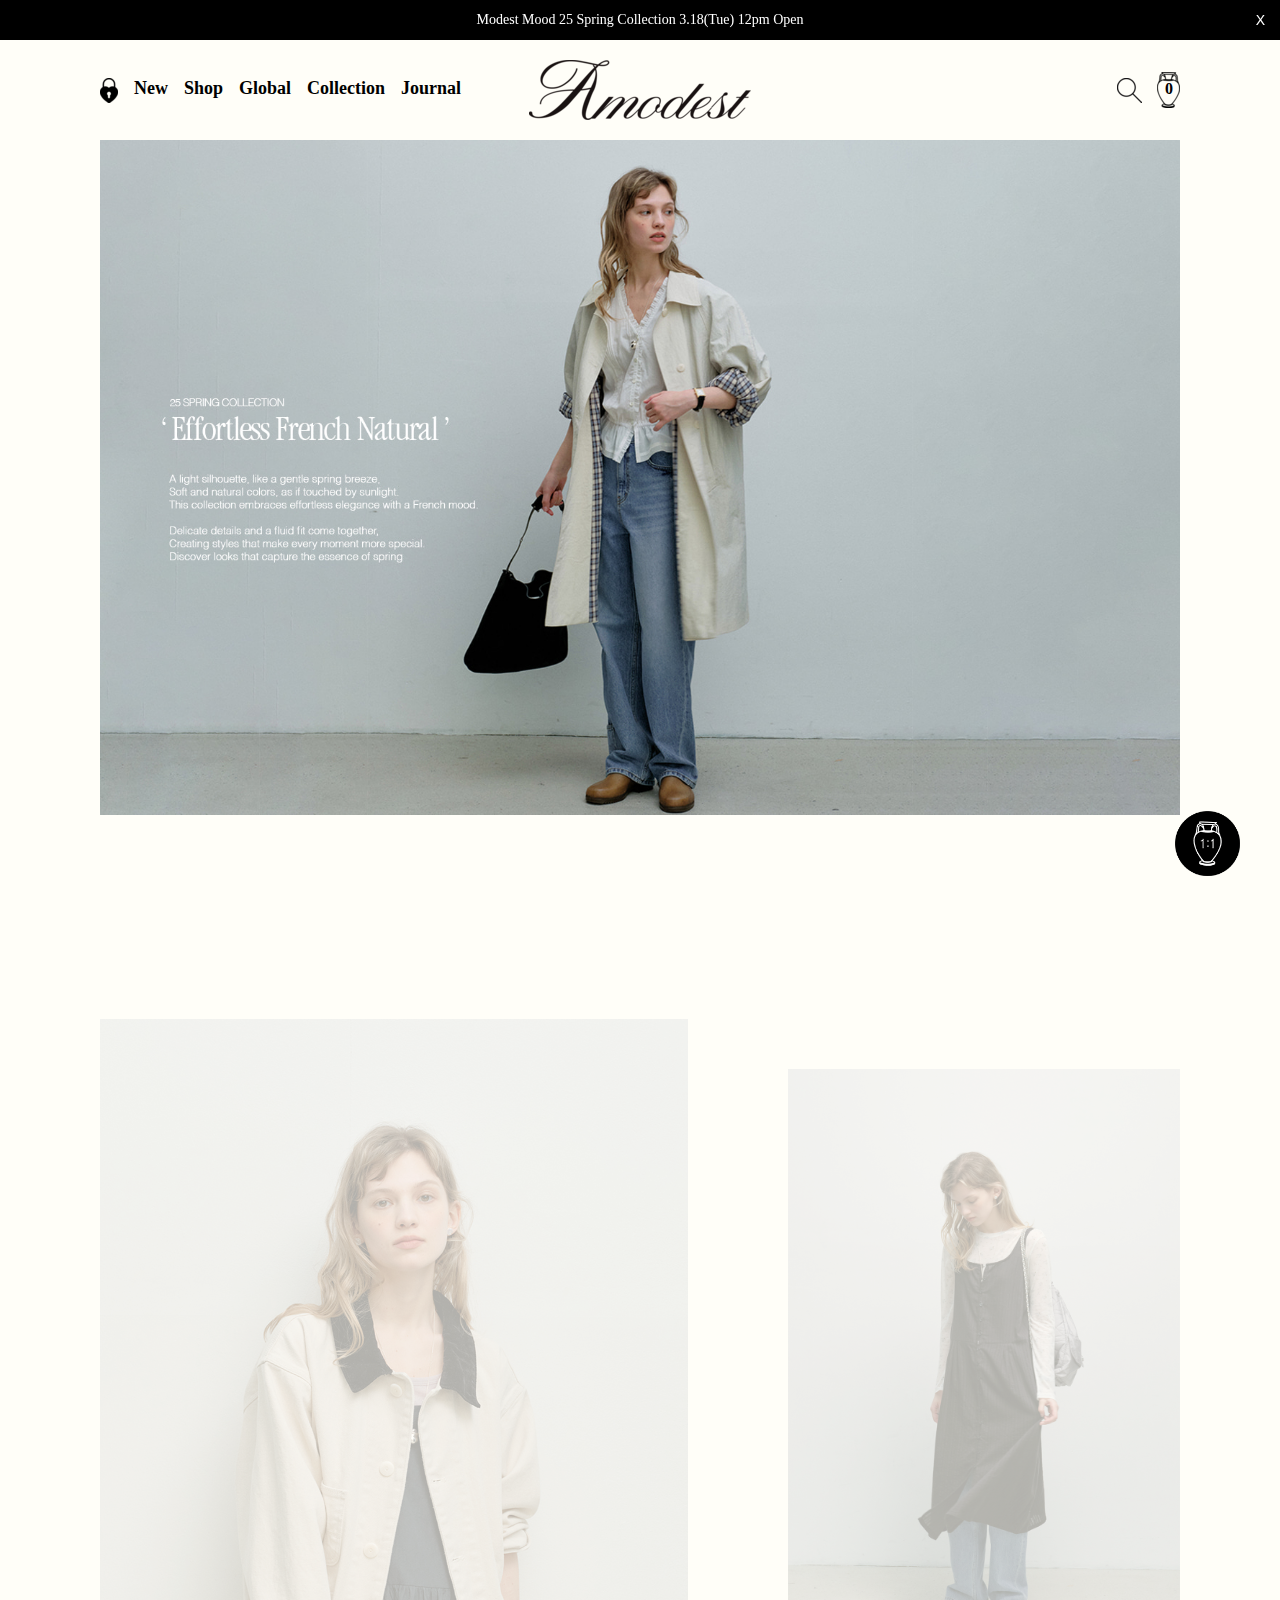
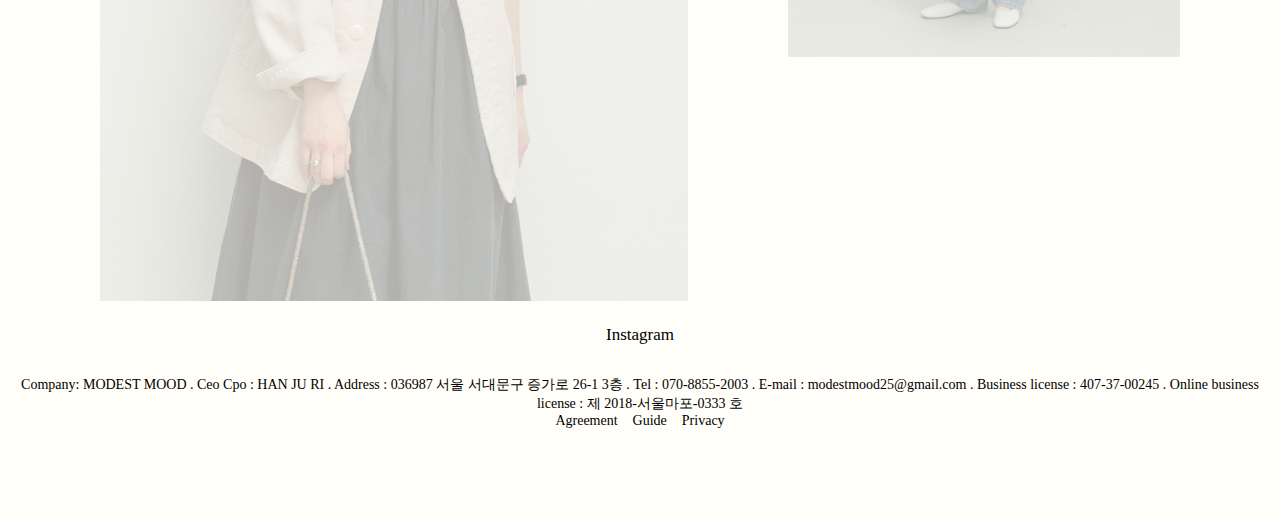
<file: index.html>
<!DOCTYPE html>
<html lang="en">
<head>
    <meta charset="UTF-8">
    <meta name="viewport" content="width=device-width, initial-scale=1.0">
    <title>Modest Mood</title>
    <link rel="stylesheet" href="https://cdn.jsdelivr.net/npm/swiper@11/swiper-bundle.min.css" />
    <link rel="stylesheet" href="./css/mainpage.css">
    <link rel="stylesheet" href="./css/commoncss.css">
    <script src="./js/get_url_info.js"></script>
    <link rel="shortcut icon" href="./00main/faviconlogo.jpg" type="image/x-icon">
</head>
    <body>
<!-- 탑배너 -->
    <div class="top_banner swiper mySwiper" id="top_banner">
        <div class="swiper-wrapper">
            <div class="swiper-slide">Modest Mood 25 Spring Collection 3.18(Tue) 12pm Open</div>
            <div class="swiper-slide">Contact the site : modestmood2016@gmail.com</div>
        </div>
        <input type="button" value="X" id="close_btn" class="close_btn">
    </div>
    <div id="wrap">
        <header class="header contain" id="header">
            <!-- 상단헤더 -->
            <!-- 모바일헤더 시작 -->
            <div class="menu_pan">
                <div class="menu_header"> 
                    <ul class="header_ul">
                        <li class="header_li"><a href="#"><img src="./00main/account.png" alt=""></a></li>
                        <li class="header_li">
                                <img src="./00main/globe.png" alt="" class="global_btn">
                                <div class="menu_box">
                                    <ul class="m_menu_inner_ul">
                                        <li class="lang" onclick="plus(this)">
                                            <div class="dot black"></div>
                                            <!-- Kor -->
                                            <a href="#">Kor</a>
                                        </li>
                                        <li class="lang" onclick="plus(this)">
                                            <div class="dot"></div>
                                            <!-- Eng -->
                                            <a href="#">Eng</a>
                                        </li>
                                        <li class="lang" onclick="plus(this)">
                                            <div class="dot"></div>
                                            <!-- Jpn -->
                                            <a href="#">Jpn</a>
                                        </li>
                                    </ul>
                                </div>
                        </li>
                        <li class="header_li"><a href="#"><img src="./00main/heart.png" alt="" style="width: 25px;"></a></li>
                    </ul>
                </div>
                <div class="pan_line"></div>
                <div class="menu_body">
                <ul class="ul_top">
                    <li><a href="#">New Arrivals</a></li>
                </ul>
                <ul class="mobile_inner_ul">
                    <li><a href="./listpage.html?category=0">West fleece</a></li>
                    <li><a href="./listpage.html?category=1">Outer</a></li>
                    <li><a href="./listpage.html?category=2">Top</a></li>
                    <li><a href="./listpage.html?category=3">Knitwear</a></li>
                    <li><a href="./listpage.html?category=4">Denim</a></li>
                    <li><a href="./listpage.html?category=5">Bottom</a></li>
                    <li><a href="./listpage.html?category=6">Dress</a></li>
                    <li><a href="./listpage.html?category=7">Bag</a></li>
                    <li><a href="./listpage.html?category=8">Shoes</a></li>
                    <li><a href="./listpage.html?category=9">Things</a></li>
                    <li class="inner_li"><a href="#">Personal</a></li>
                </ul>
                <ul class="ul_bot">
                    <li><a href="#">Collection</a></li>
                    <li><a href="#">Journal</a></li>
                    <li><a href="#">Notice</a></li>
                </ul>
            </div>
        </div>
        <div class="layer"></div>
        <!-- 모바일 헤더끝 -->
            <div class="header_top contentbox">
                <div class="mobie_menu">
                    <img src="./00main/mobile_menu.png" alt="메뉴버튼튼" class="mobile_menu_btn">
                </div>
                <div class="left_box">
                    <ul class="t_menu">
                        <li class="t_menu_li">
                                <img src="./00main/account.png" alt="account">
                                <div class="menu_box">
                                    <ul class="t_menu_inner_ul">
                                        <li><a href="#">Login</a></li>
                                        <li><a href="#">Register</a></li>
                                        <li><a href="#">My Page</a></li>
                                        <li class="notice"><a href="#">Notice</a></li>
                                    </ul>
                                </div>
                        </li>
                        <li class="t_menu_li"><a href="#">New</a></li>
                        <li class="t_menu_li">
                                Shop
                                <div class="menu_box">
                                    <ul class="t_menu_inner_ul">
                                        <li><a href="./listpage.html?category=0">West fleece</a></li>
                                        <li><a href="./listpage.html?category=1">Outer</a></li>
                                        <li><a href="./listpage.html?category=2">Top</a></li>
                                        <li><a href="./listpage.html?category=3">Knitwear</a></li>
                                        <li><a href="./listpage.html?category=4">Denim</a></li>
                                        <li><a href="./listpage.html?category=5">Bottom</a></li>
                                        <li><a href="./listpage.html?category=6">Dress</a></li>
                                        <li><a href="./listpage.html?category=7">Bag</a></li>
                                        <li><a href="./listpage.html?category=8">Shoes</a></li>
                                        <li><a href="./listpage.html?category=9">Things</a></li>
                                        <li class="inner_li"><a href="#">Personal</a></li>
                                    </ul>
                                </div>
                        </li>
                        <li class="t_menu_li">
                                Global
                                <div class="menu_box">
                                    <ul class="t_menu_inner_ul">
                                        <li class="lang" onclick="plus(this)">
                                            <div class="dot black"></div>
                                            <!-- Kor -->
                                            <a href="#">Kor</a>
                                        </li>
                                        <li class="lang" onclick="plus(this)">
                                            <div class="dot"></div>
                                            <!-- Eng -->
                                            <a href="#">Eng</a>
                                        </li>
                                        <li class="lang" onclick="plus(this)">
                                            <div class="dot"></div>
                                            <!-- Jpn -->
                                            <a href="#">Jpn</a>
                                        </li>
                                    </ul>
                                </div>
                        </li>
                        <li class="t_menu_li">
                            <a href="#">Collection</a>
                        </li>
                        <li class="t_menu_li">
                                Journal
                                <div class="menu_box">
                                    <ul class="t_menu_inner_ul">
                                        <li><a href="#">Modestmood</a></li>
                                        <li><a href="#">Shop modestmood</a></li>
                                    </ul>
                                </div>
                        </li>
                    </ul>
                </div>
                <div class="logo_box">
                    <a href="./index.html">
                        <img src="./00main/logo.png" alt="로고">
                    </a>
                </div>
                <div class="search_box">
                    <ul class="search_menu">
                        <li>
                            <img src="./00main/search.png" alt="search" id="search_icon">
                        </li>
                        <li>
                            <img src="./00main/cart.png" alt="">
                            <span class="cart_num">0</span>
                        </li>
                    </ul>
                </div>
            </div>
            <!-- 돋보기 누르면 나타나는 서치박스 -->
            <div class="header_bot">
                <div class="search">
                    <input type="text" placeholder="search" class="keyword">
                    <div class="icon_box">
                        <img src="./00main/magni.png" alt="search_icon">
                    </div>
                </div>
                <div class="close_btn2" id="close_btn2">
                    <img src="./00main/icon-close원본.svg" alt="closebtn" style="width: 25px;" >
                </div>
            </div>
        </header> 
        <!-- 메인 -->
        <main class="main contain">
            <div class="contentbox">
                <div class="main_banner">
                    <a href="#">
                        <img src="./00main/mainbanner.jpg" alt="메인배너" class="main_b_img1">
                        <img src="./00main/mobile_main1.jpg" alt="모바일 메인배너" class="mobile_banner1">
                    </a>
                    <span class="mobile_main_desc"><a href="#">MODEST MOOD</a></span>
                </div>
                <section class="section">
                    <div class="sec1">
                        <a href="#">
                            <img src="./00main/mainbanner2.jpg" alt="메인배너2" class="main_b_img2">
                        </a>
                        <span class="mobile_main_desc"><a href="#">CHERISH ALL YOUR MOMENT</a></span>
                    </div>
                    <div class="sec2">
                        <a href="#">
                            <img src="./00main/mainbanner3.jpg" alt="" class="main_b_img2">
                        </a>
                        <span class="mobile_main_desc"><a href="#">EST 2016</a></span>
                    </div>
                </section>
            </div>
        </main>
        <!-- 푸터 -->
        <footer class="footer">
            <div class="sns_info">
                <a href="https://www.instagram.com/modest_mood/">Instagram</a>
            </div>
            <div class="shop_info">
                <span>Company: MODEST MOOD . Ceo Cpo : HAN JU RI . Address : 036987 서울 서대문구 증가로 26-1 3층 . Tel : 070-8855-2003 . E-mail : modestmood25@gmail.com . Business license : 407-37-00245 . Online business license : 제 2018-서울마포-0333 호</span>
                <br>
                <ul>
                    <li><a href="https://modestmood.com/member/agreement.html">Agreement</a></li>
                    <li><a href="https://modestmood.com/shopinfo/guide.html">Guide</a></li>
                    <li><a href="https://modestmood.com/member/privacy.html">Privacy</a></li>
                </ul>
            </div>
        </footer>
        <!-- 문의버튼 -->
        <div class="inquiry_btn" id="inquiry_btn">
            <img src="./00main/1대1원본.png" alt="1:1문의" style="width: 65px;">
        </div>
        <div class="x_btn">
            <img src="./00main/close.png" alt="" style="filter: grayscale(100%);">
        </div>
        <!-- 문의창 -->
        <div class="inquiry_box" id="inquiry_box">

            <div class="inner_header">
                <div class="inner_logo">
                    <img src="./00main/main_logo.jpg" alt="">
                </div>
                <div class="inner_desc">
                    <h2>MODEST MOOD</h2>
                    <div class="inner_desc_time">
                        <span class="inner_desc_span">운영시간 보기</span>
                        <div class="right_arrow">
                            <img src="./00main/right-arrow_re.png" alt="" style="width: 10px;">
                        </div>
                    </div>
                </div>
            </div>
    
            <div class="inner_body">
                <div class="inner_top">
                    <div class="profile">
                        <img src="./00main/main_logo.jpg" alt="" style="width: 36px;">
                    </div>
                    <div class="txt_box">
                        <div class="head">
                            MODEST MOOD
                        </div>
                        <div class="introduction">
                            <p>모데스트무드는</p>
                            <p>수수한 , 보통의 의미를 뜻합니다.</p>
                            작고 소박한 것일지라도 사랑 할 줄 아는 우리가 되기를 바라는 마음을 담았습니다. 이 공간에서 근사한 하루를 보내시길 바라며 언제나 MODEST MOOD 를 찾아주셔서 감사합니다💙 
                        </div>
                    </div>
                </div>
                <div class="inner_bot">
                    <div class="send_btn common_css">
                        문의하기
                        <img src="./00main/send_re.png" alt="">
                    </div>
                    <div class="time common_css">
                        <img src="./00main/clock_re.png" alt=""  style="width: 13px;">
                        내일 오전 10:00 부터 운영해요
                    </div>
                </div>
            </div>
            <div class="channeltalk common_css">
                <img src="./00main/talk_re.png" alt="" style="width: 15px;">
                채널톡 이용중
            </div>
    
            <div class="inner_footer">
                <div class="f_icon f_icon1">
                    <div class="icon_box1"><img src="./00main/home_re.png" alt=""></div>
                    <div class="icon_desc">홈</div>
                </div>
                <div class="f_icon f_icon2">
                    <div class="icon_box2"><img src="./00main/chat_re.png" alt=""></div>
                    <div class="icon_desc">대화</div>
                </div>
                <div class="f_icon f_icon3">
                    <div class="icon_box3"><img src="./00main/setting_re.png" alt=""></div>
                    <div class="icon_desc">설정</div>
                </div>
            </div>
        </div>
        <div class="top_btn" id="top_btn">TOP</div>
<!-- 문의창 끝 -->
    </div>
    <!-- 본문끝 -->  
    <script src="./js/mainpage.js"></script>
    <script src="./js/commonjs.js"></script>
    <script src="https://cdn.jsdelivr.net/npm/swiper@11/swiper-bundle.min.js"></script>
    <script>
        var swiper = new Swiper(".mySwiper", {
            slidesPerView: 1, //한번에 몇개 판을 보여줄지 결정. 1이상의 정수
            //slidesPerGroup: 1, //한번에 몇개 판씩 넘길지 결정. 1이상의 정수
            spaceBetween: 0, //판 사이사이의 거리
            loop: true, //여기가 false가 되면 
            // pagination: {
            //     el: ".swiper-pagination", //요기에 자식으로 동그라미 준다,,는 뜻
            //     clickable: true, //이거는.. 밑에 동그라미 클릭할수잇는거.. //false되면 클릭안됨
            // },
            // navigation: {
            //     nextEl: ".swiper-button-next",
            //     prevEl: ".swiper-button-prev",
            // },
            autoplay: {
                delay: 2000 //자동슬라이드 되서 가운데에 몇 초동안 있을건지.
            },
            speed: 1000 //배너가 바깥에서 가운데로 출발해서 도착할때까지의 시간
        });
    </script>
</body>

</html>
</file>
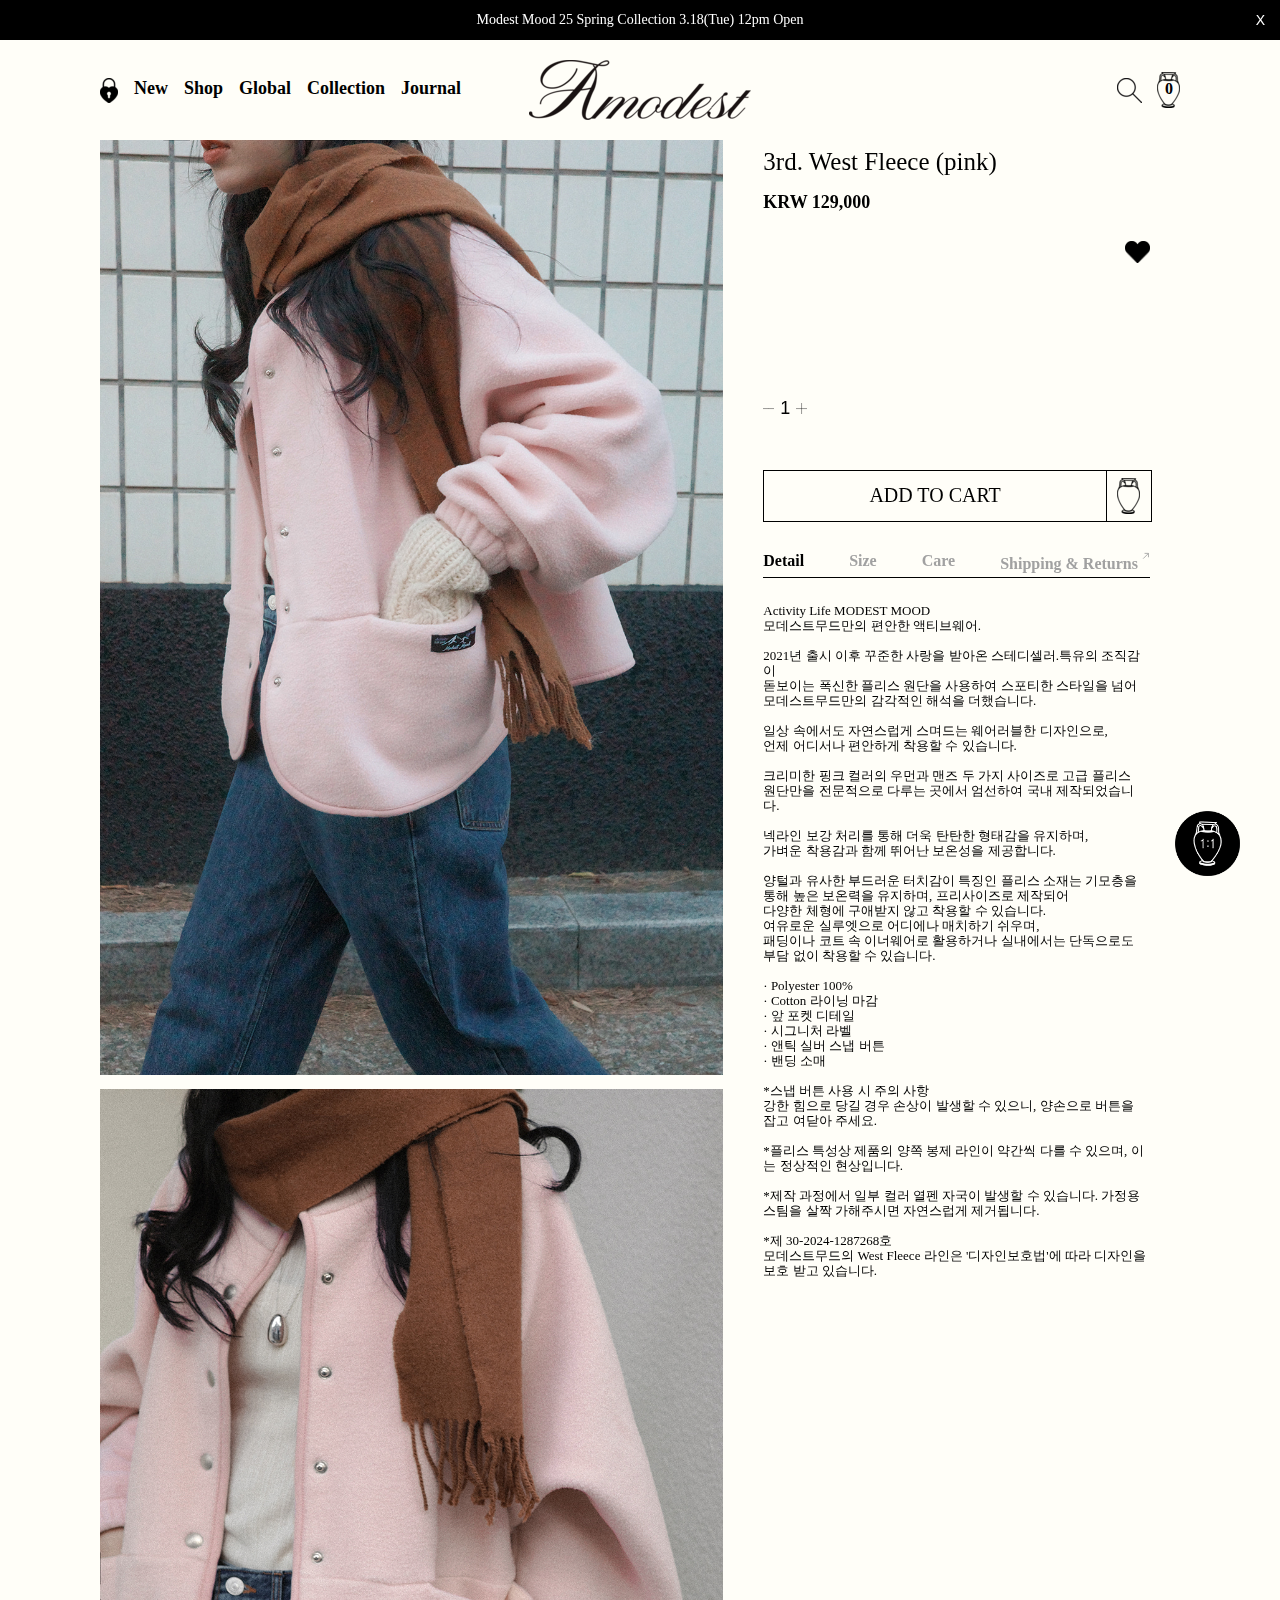
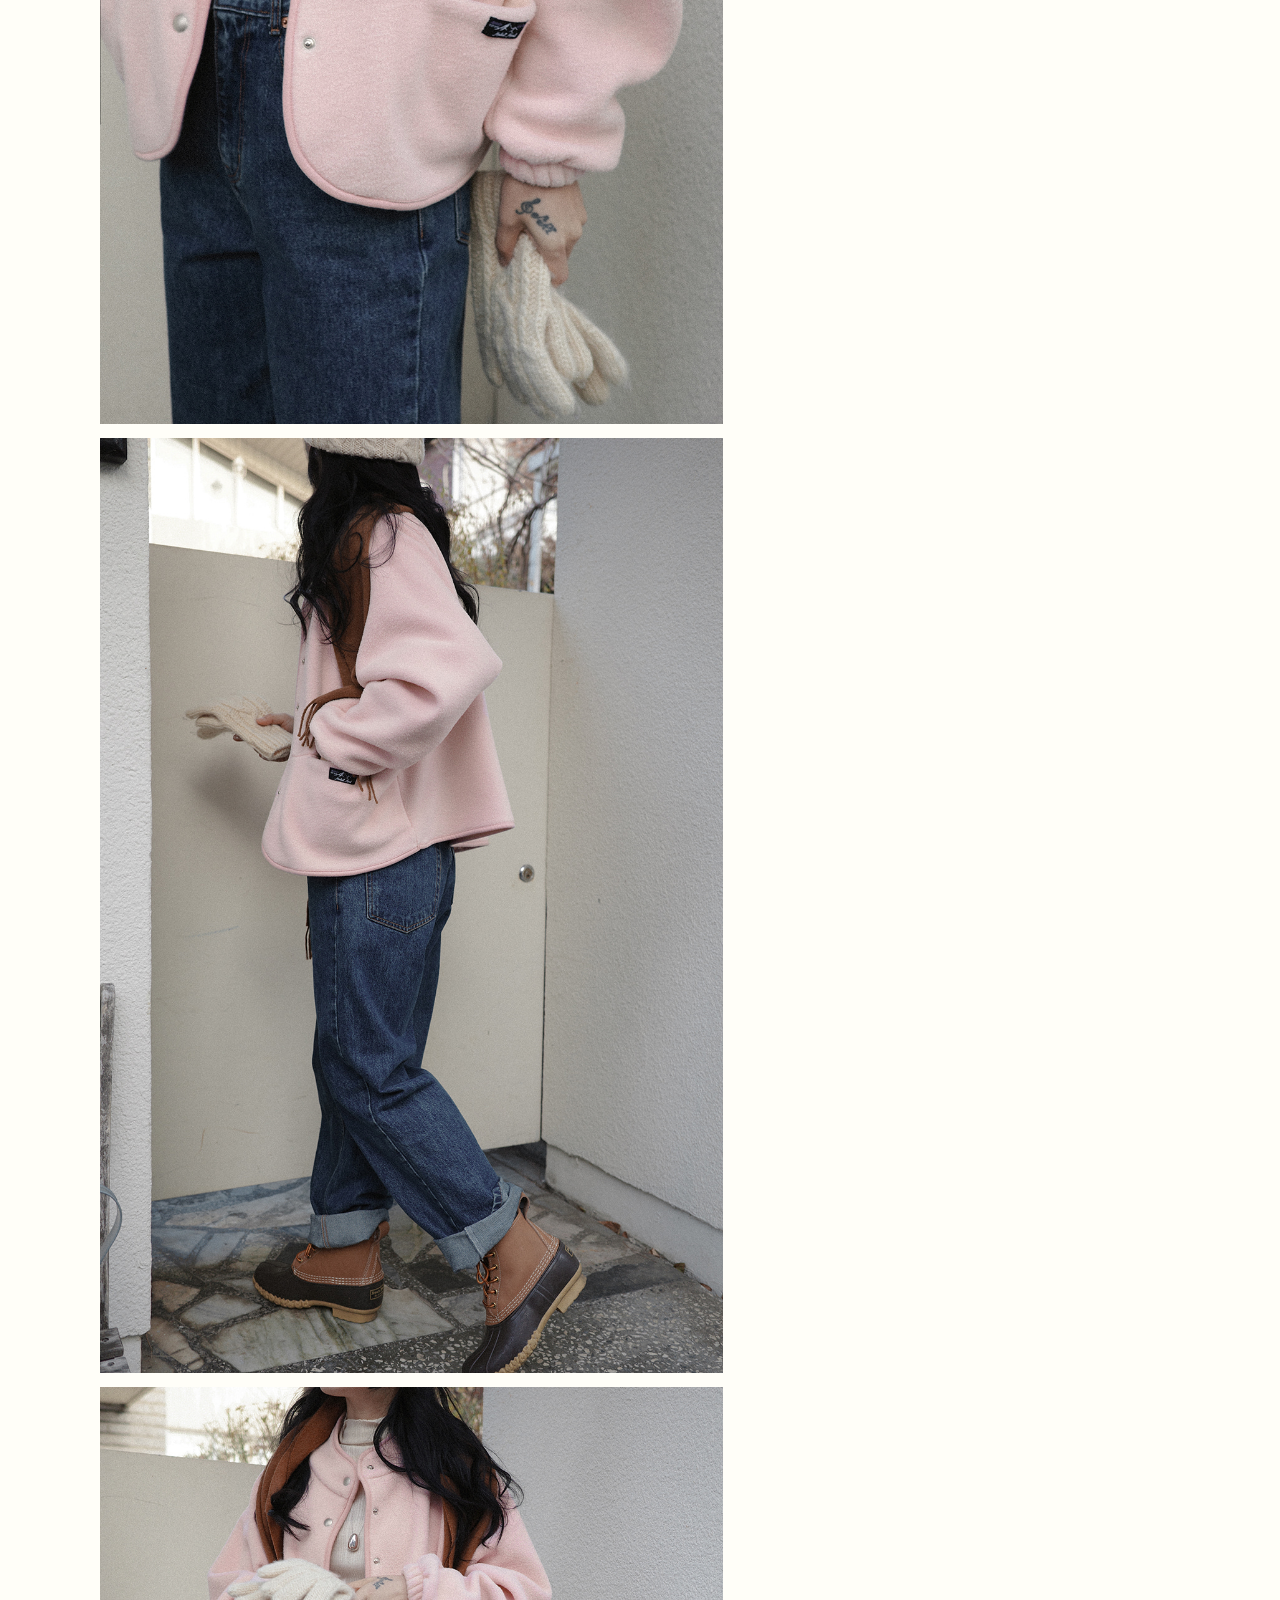
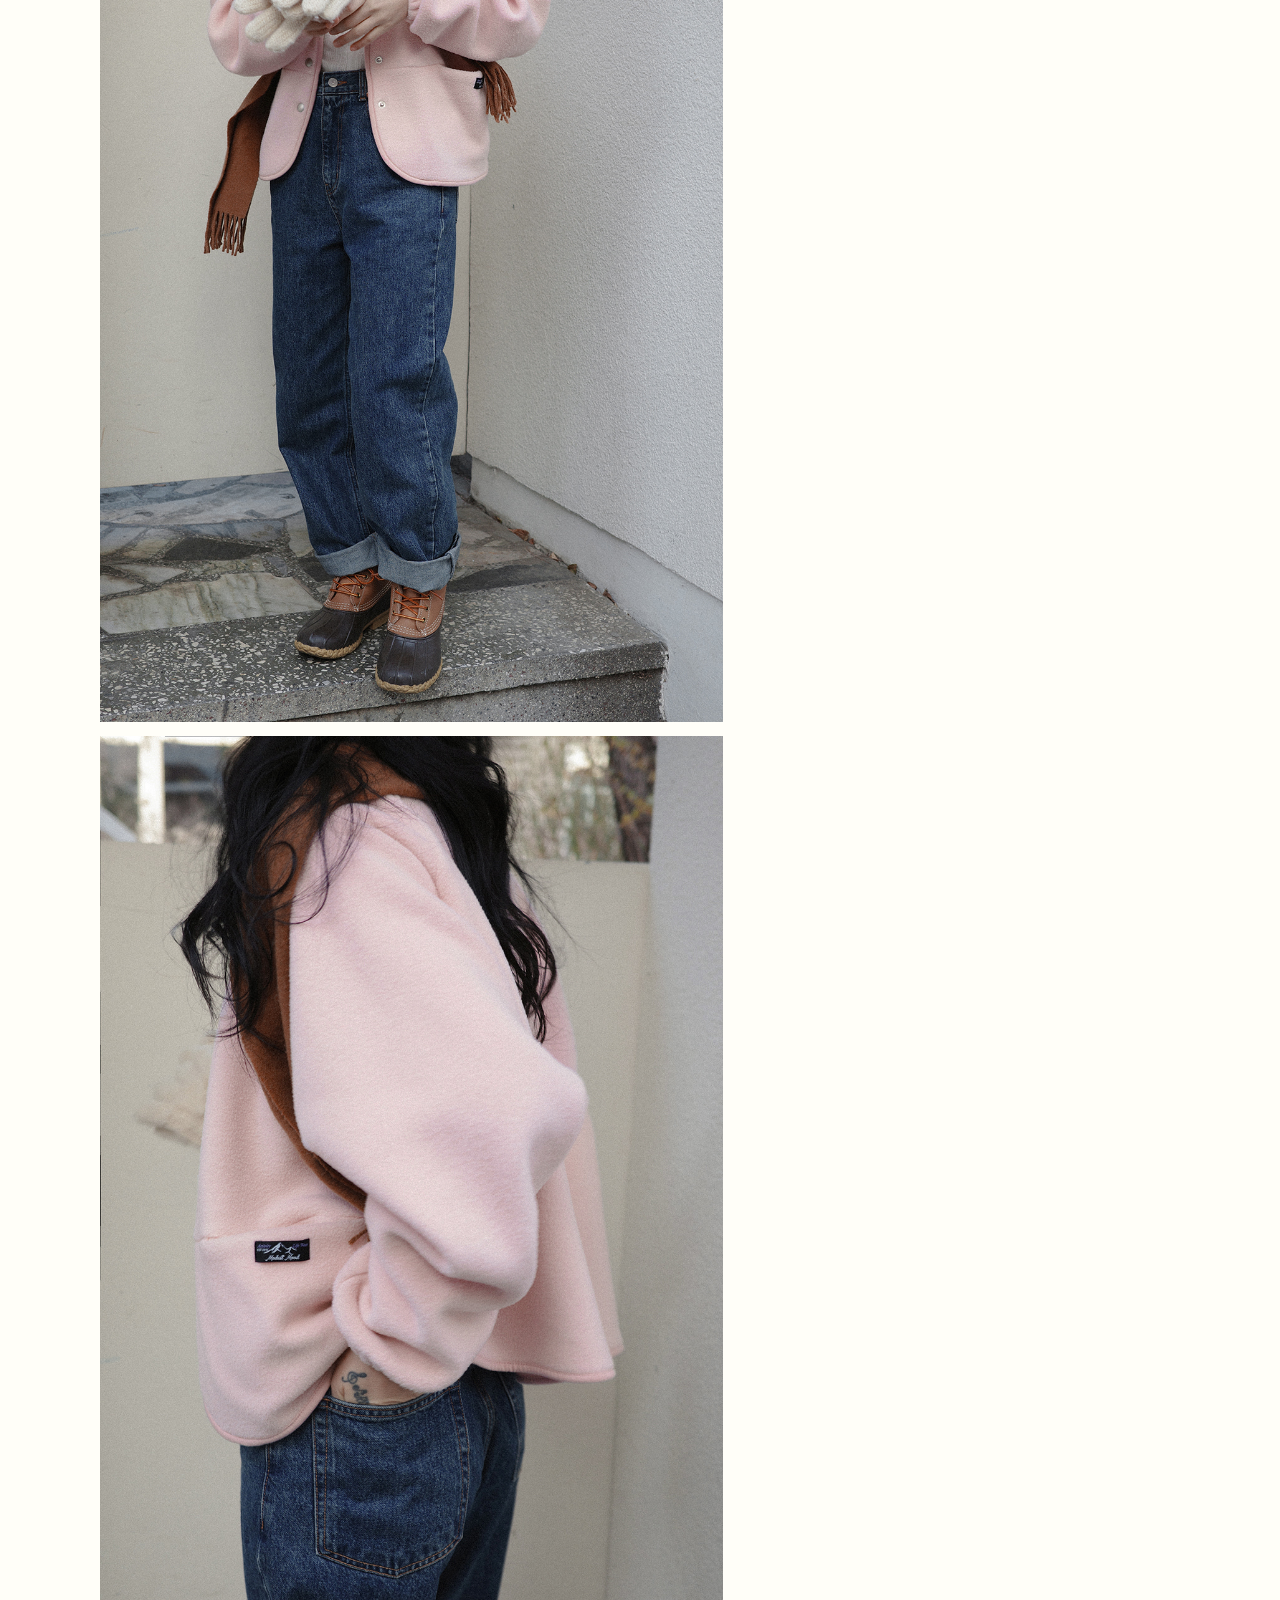
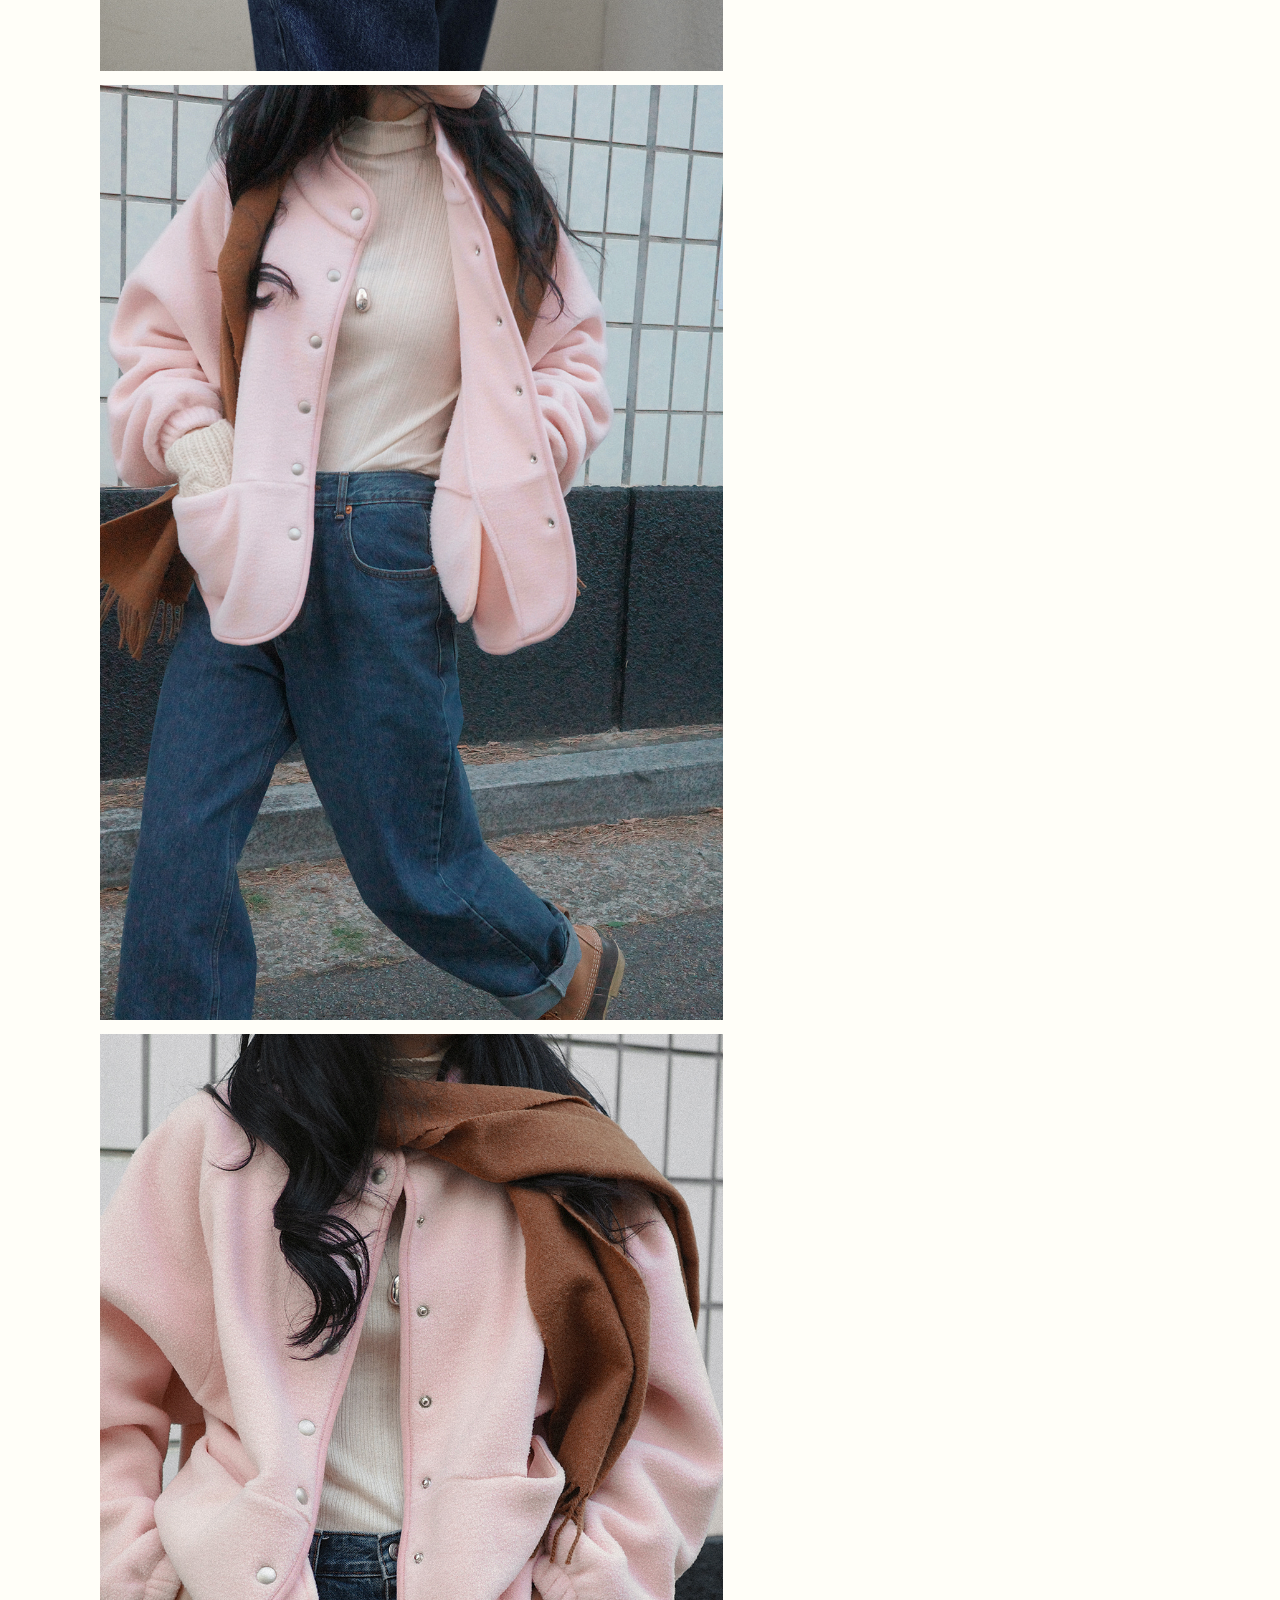
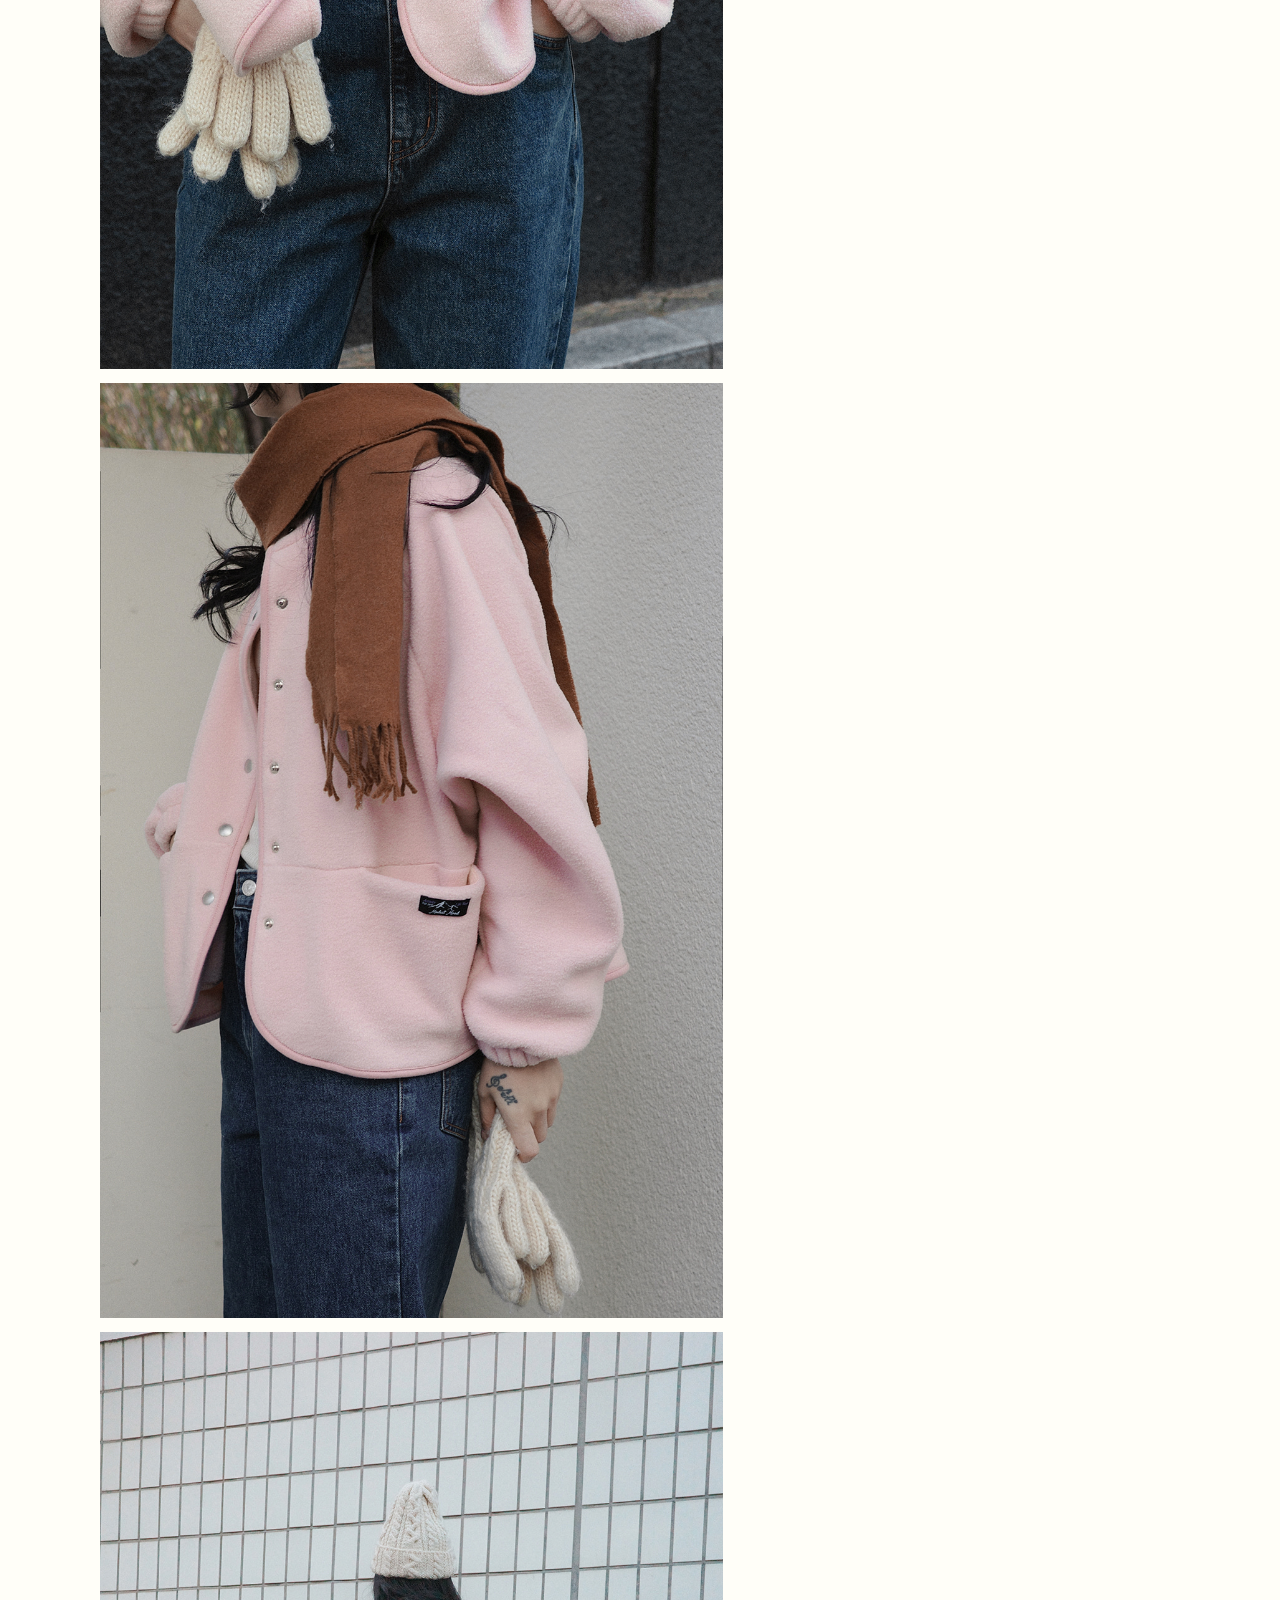
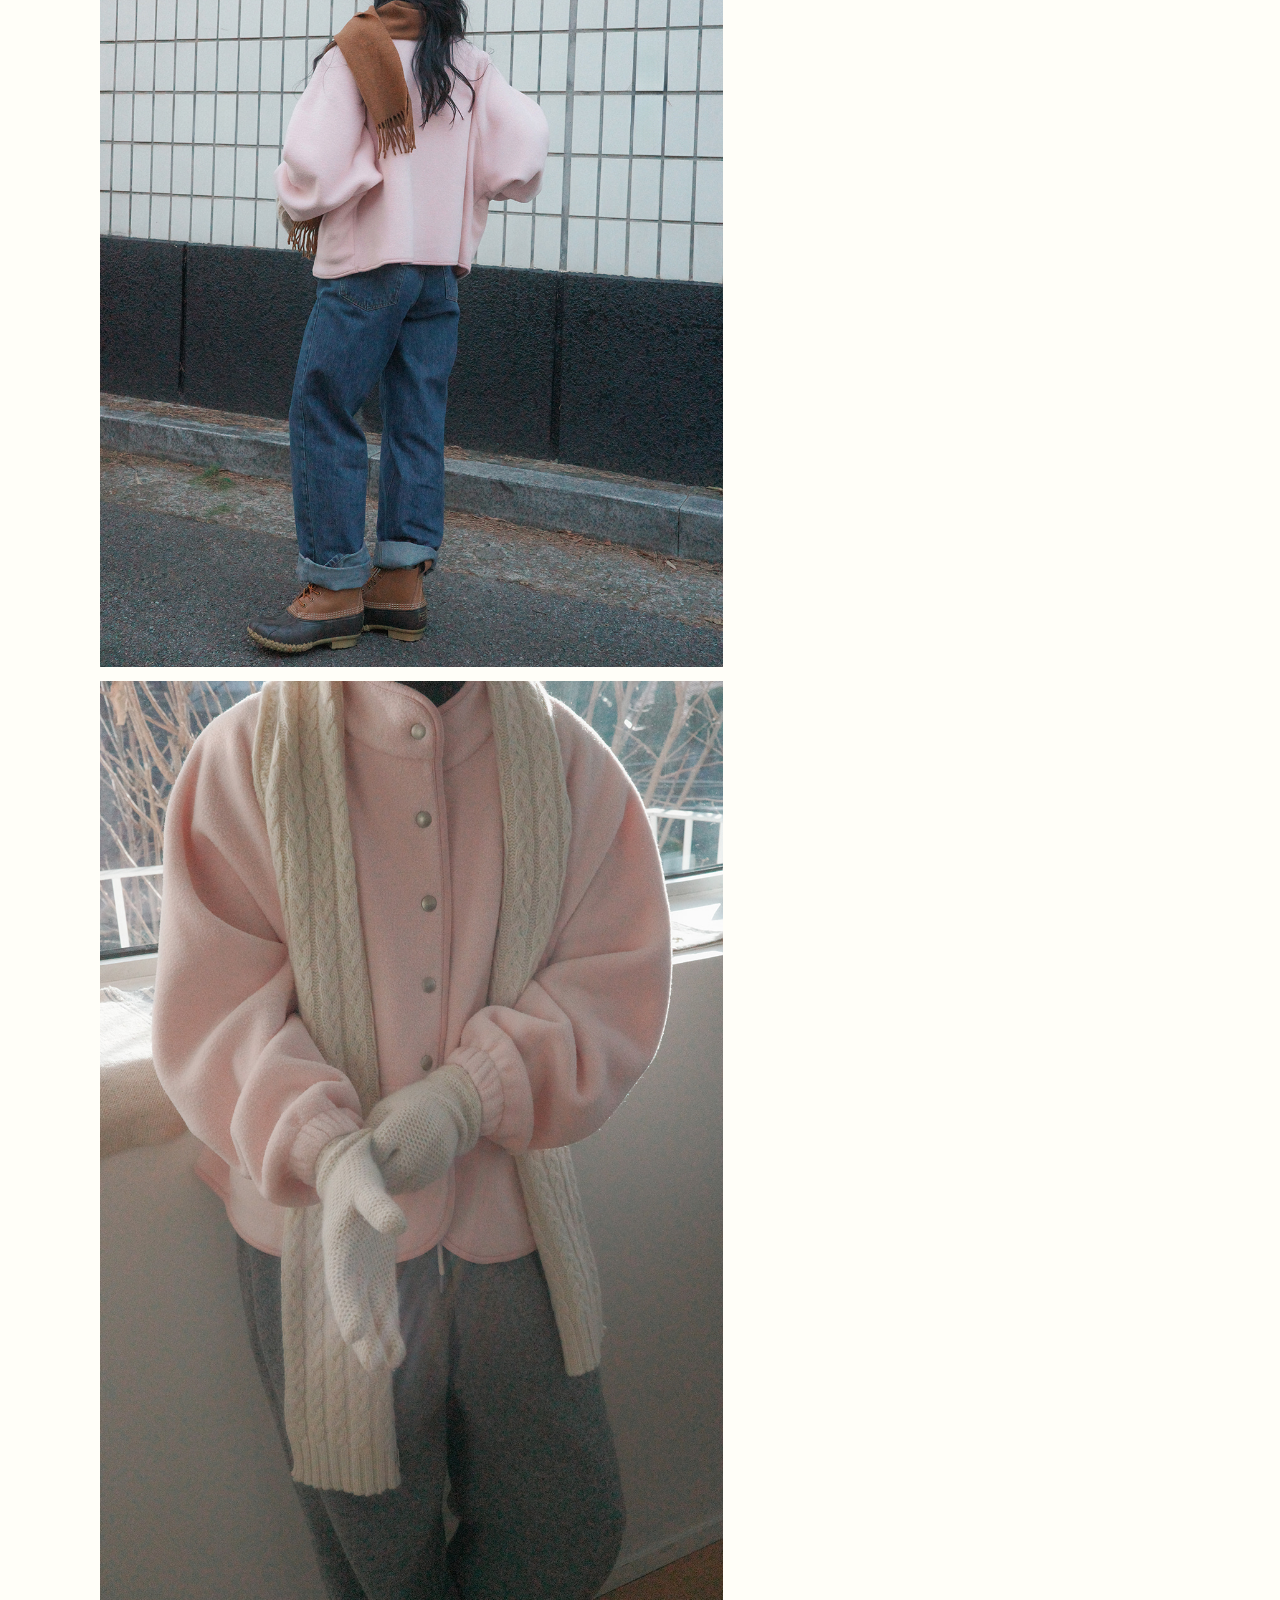
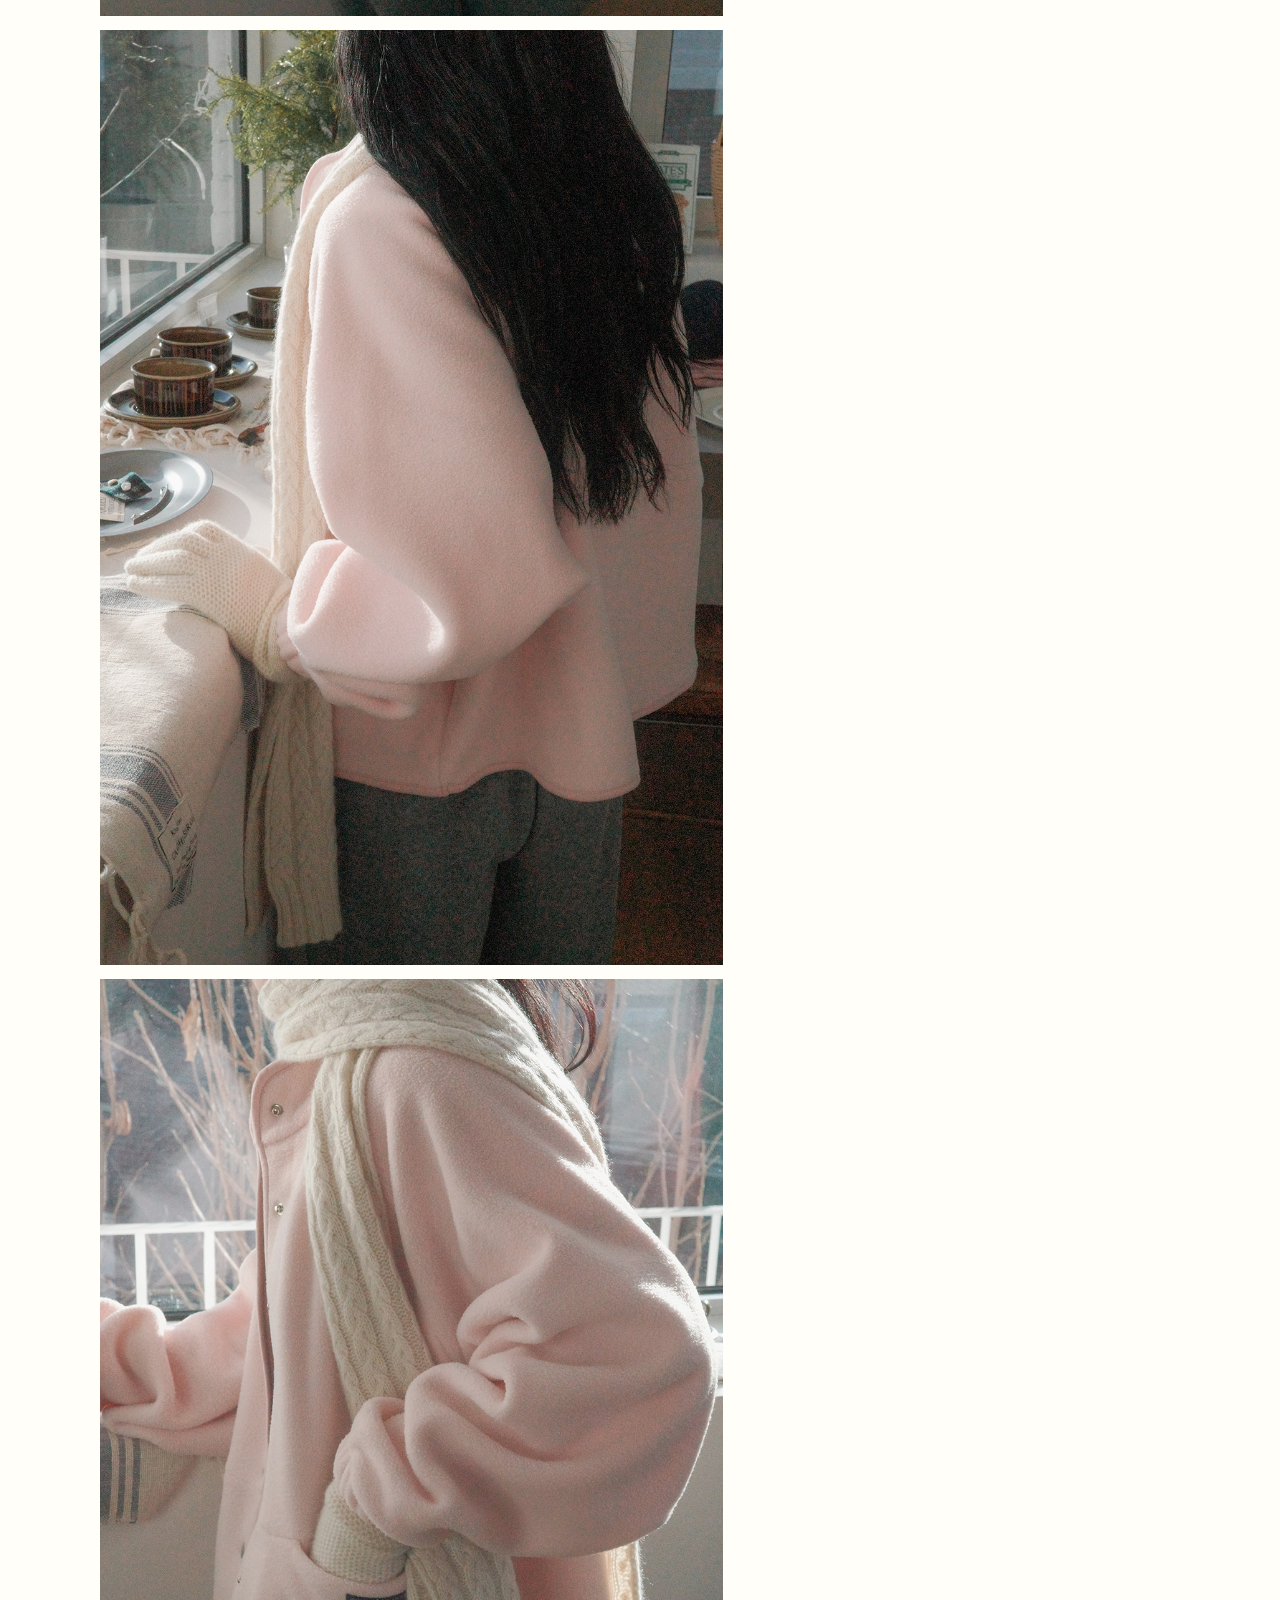
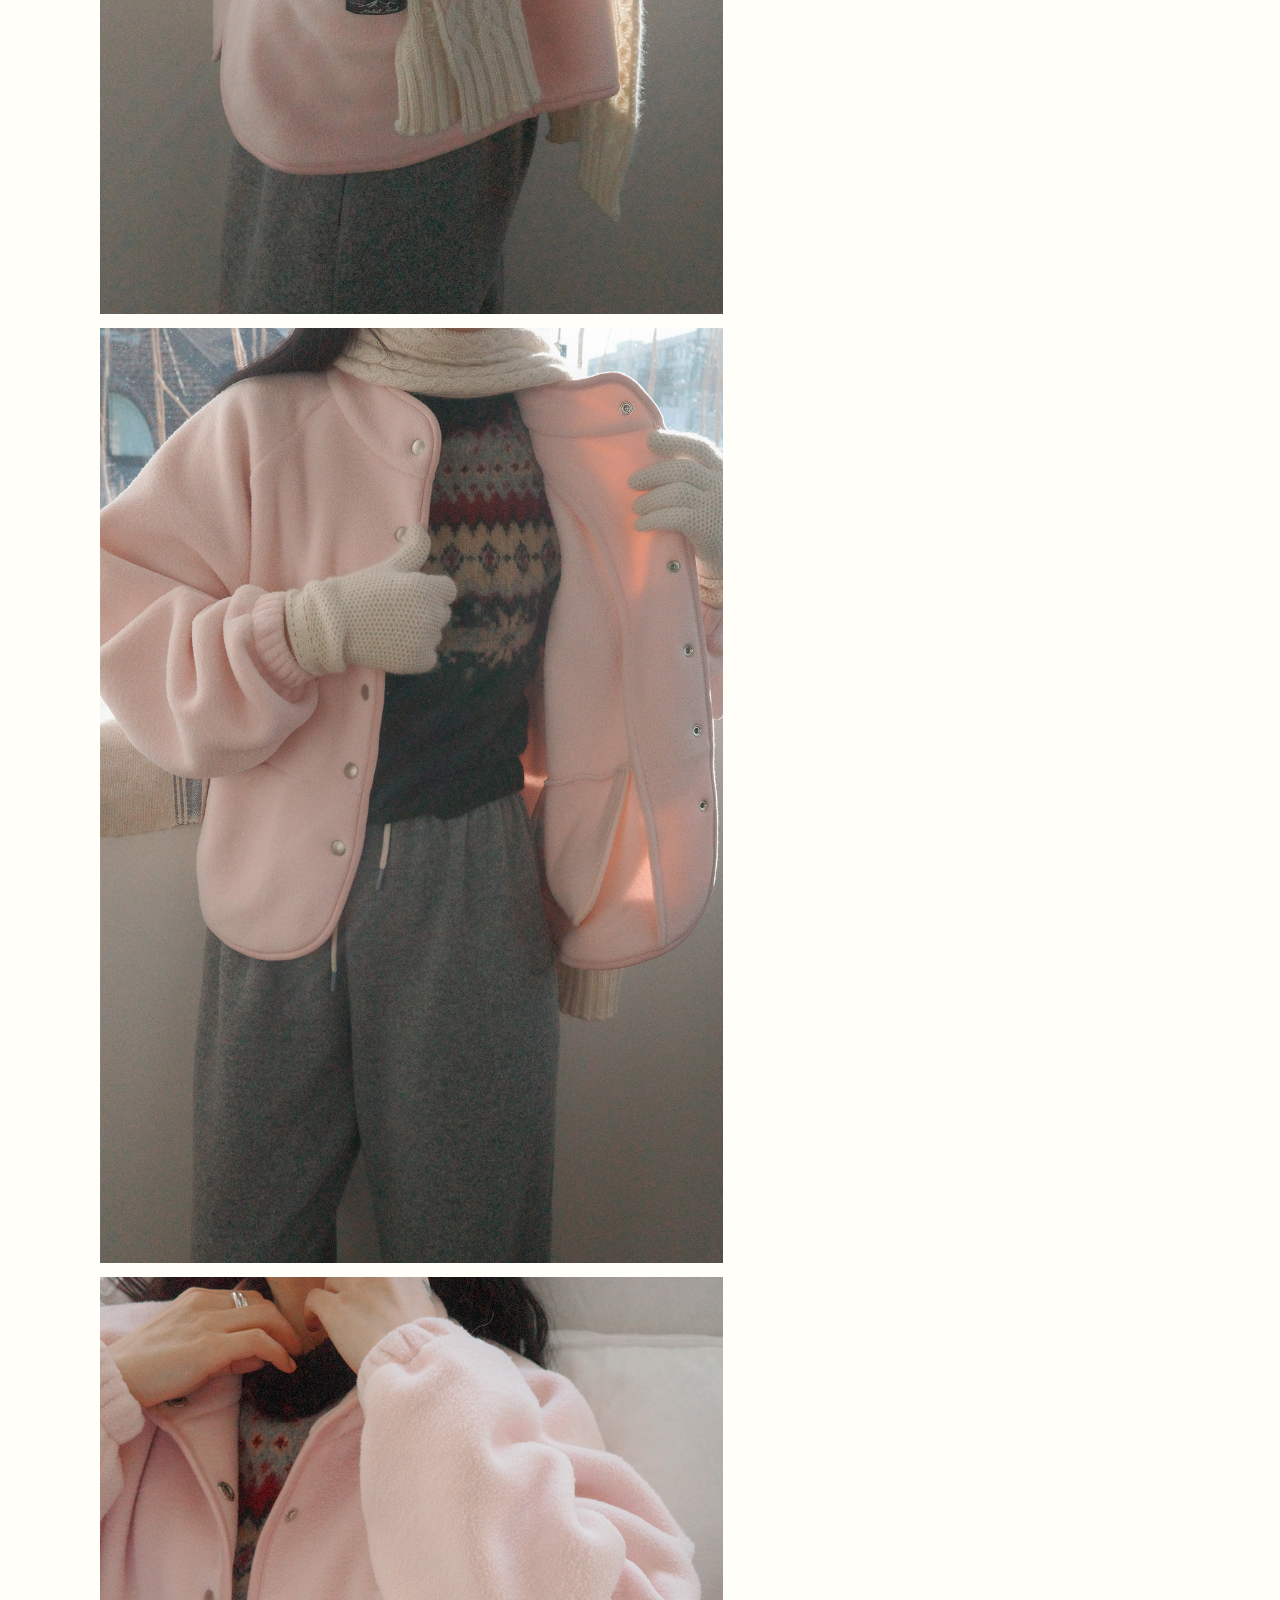
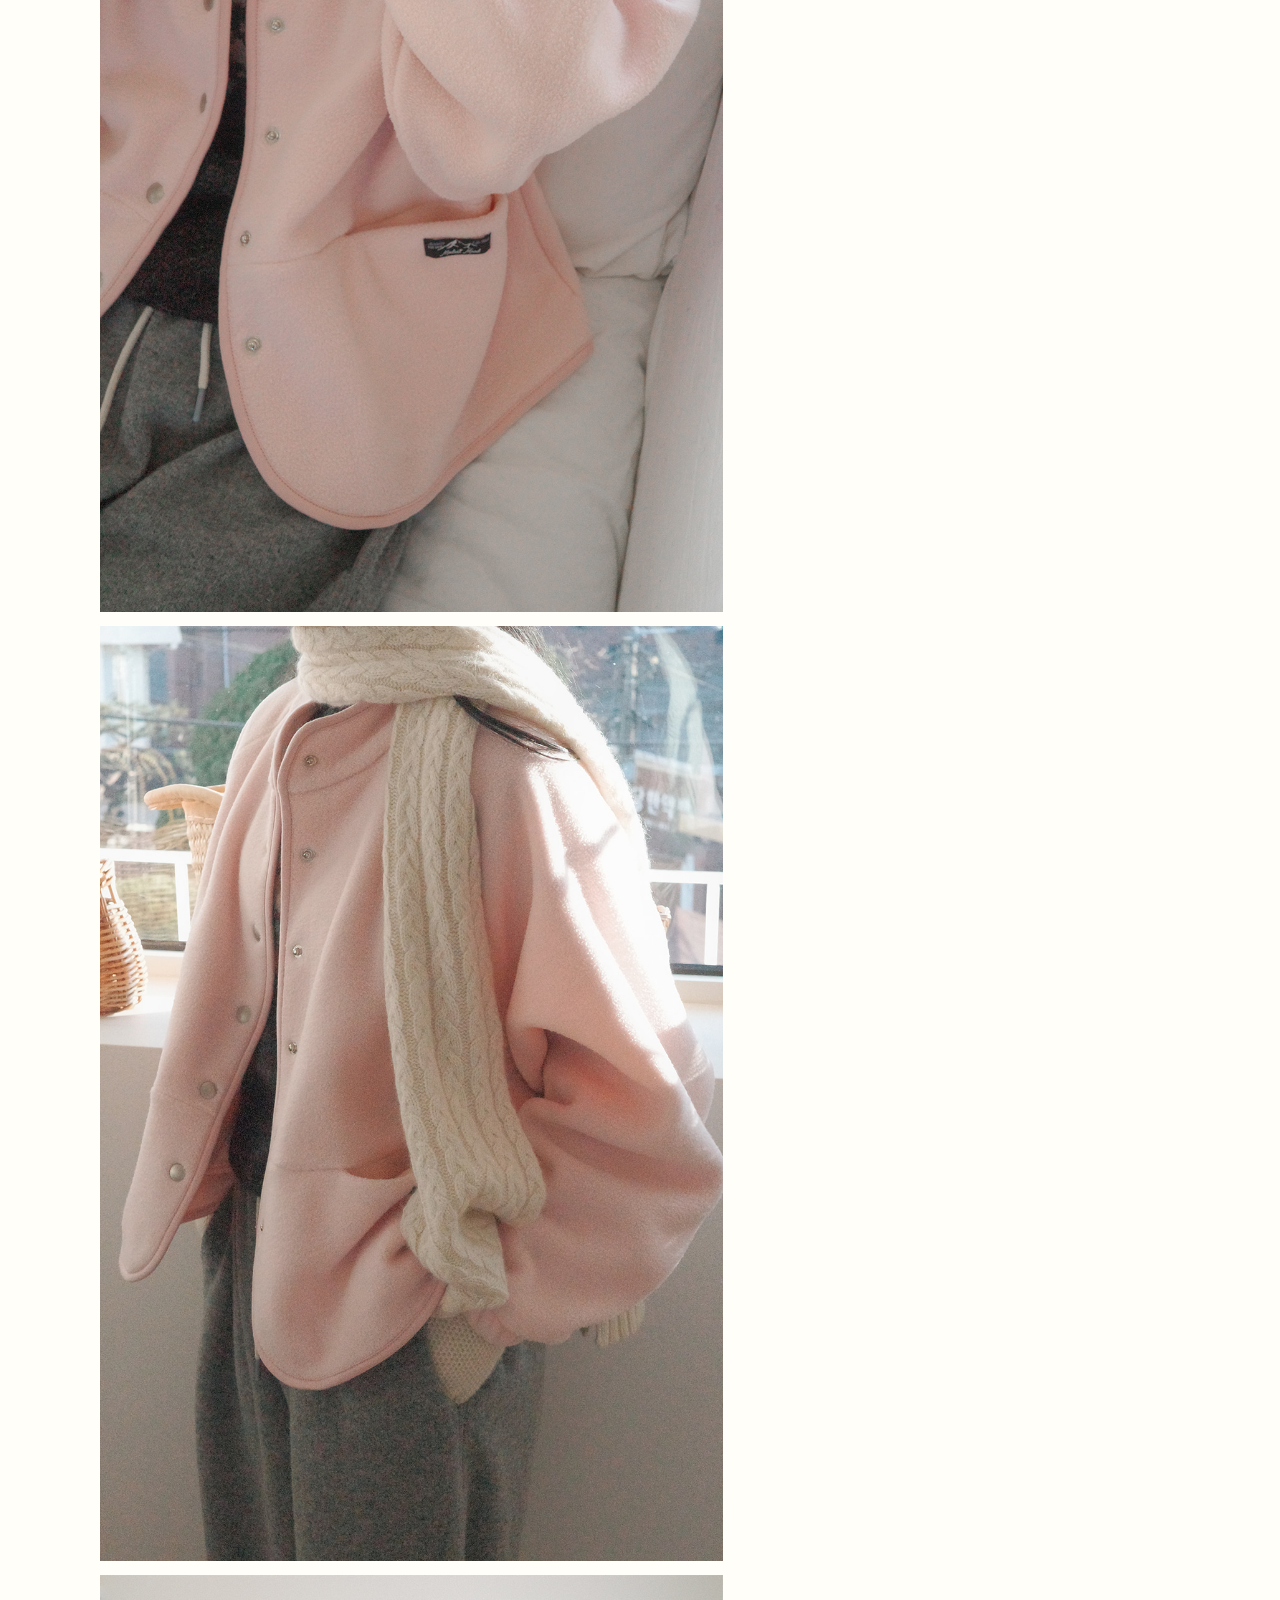
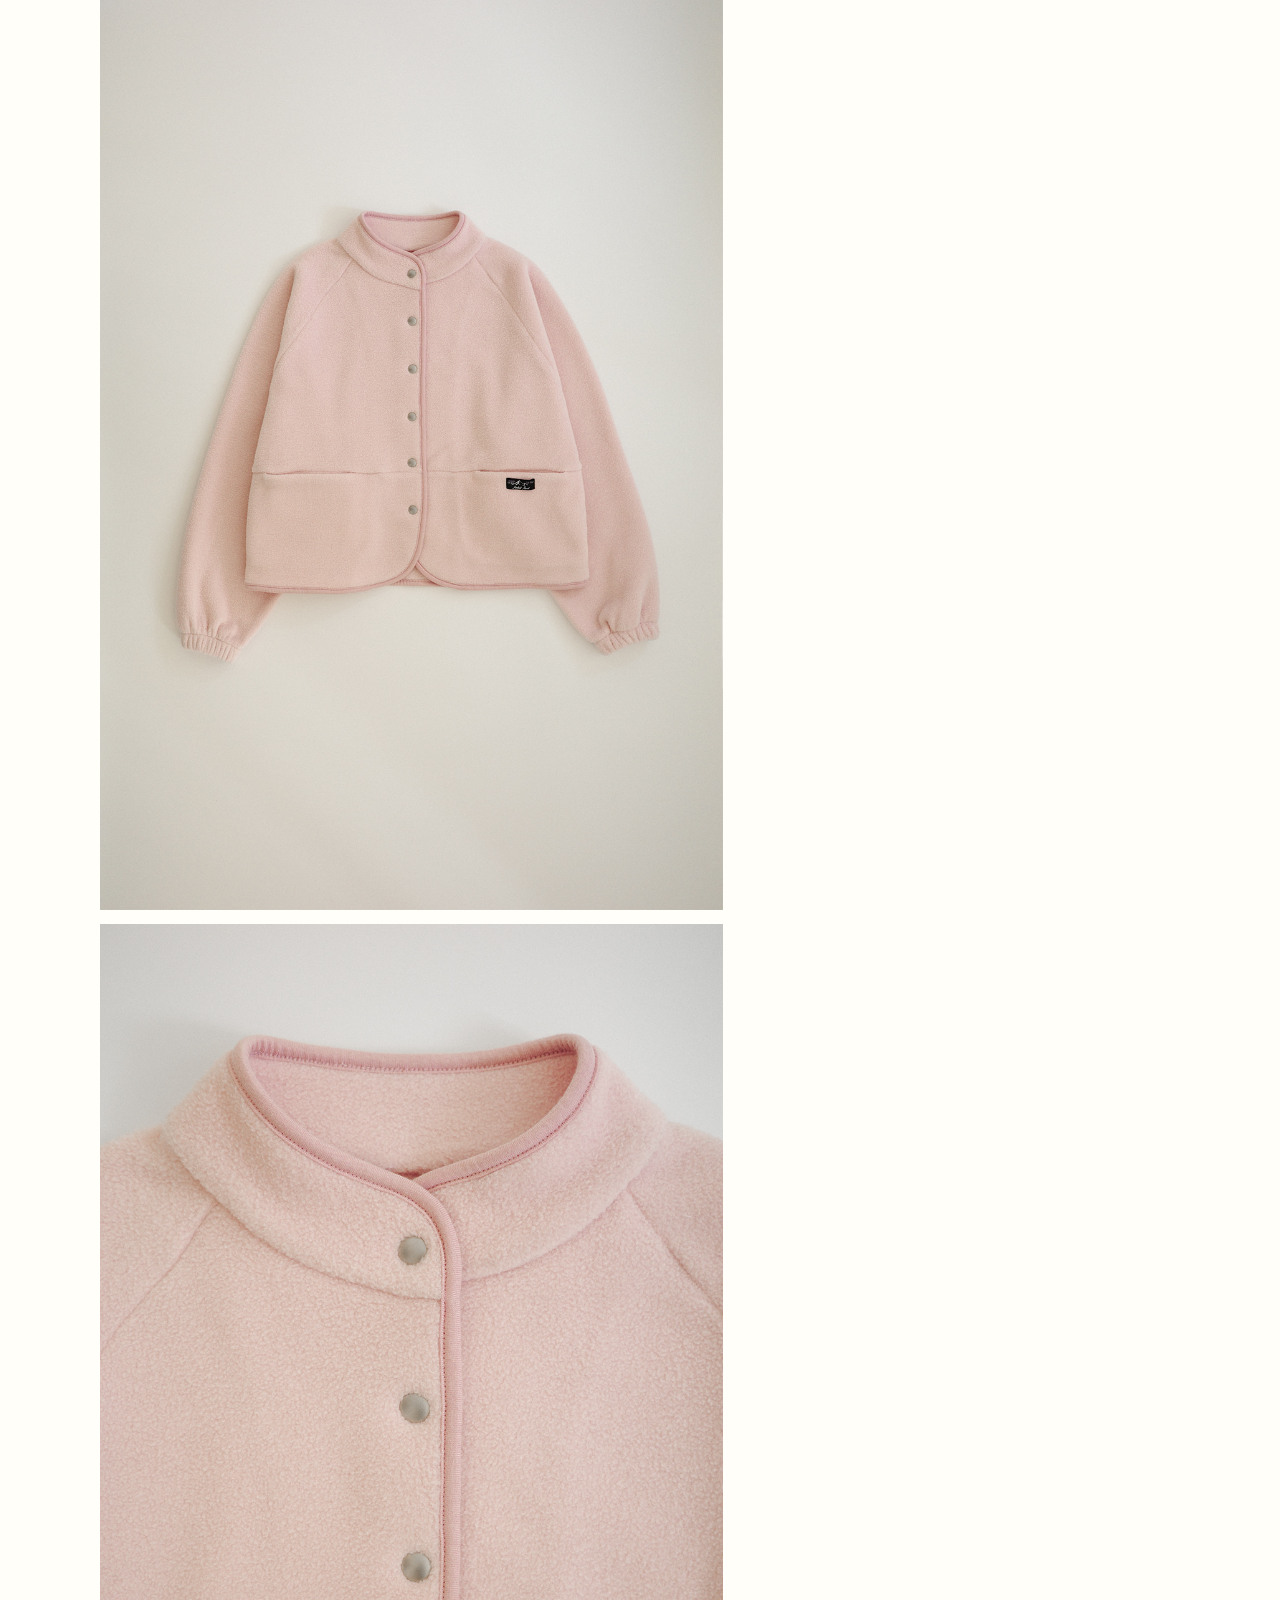
<file: detailpage1.html>
<!DOCTYPE html>
<html lang="en">
<head>
    <meta charset="UTF-8">
    <meta name="viewport" content="width=device-width, initial-scale=1.0">
    <title>3rd. West Fleece (pink)</title>
    <link rel="stylesheet" href="https://cdn.jsdelivr.net/npm/swiper@11/swiper-bundle.min.css" />
    <link rel="stylesheet" href="./css/detailpage.css">
    <link rel="stylesheet" href="./css/commoncss.css">
    <link rel="shortcut icon" href="./00main/faviconlogo.jpg" type="image/x-icon">
    <script src="./js/productsImg.js"></script>
    <script src="./js/itemListData.js"></script>
    <script src="./js/get_url_info.js"></script>
</head>
    <body>
<!-- 탑배너 -->
    <div class="top_banner swiper mySwiper" id="top_banner">
        <div class="swiper-wrapper">
            <div class="swiper-slide">Modest Mood 25 Spring Collection 3.18(Tue) 12pm Open</div>
            <div class="swiper-slide">Contact the site : modestmood2016@gmail.com</div>
        </div>
        <input type="button" value="X" id="close_btn" class="close_btn">
    </div>
    <div id="wrap">
        <header class="header contain" id="header">
            <!-- 상단헤더 -->
            <!-- 모바일헤더 시작 -->
            <div class="menu_pan">
                <div class="menu_header"> 
                    <ul class="header_ul">
                        <li class="header_li"><a href="#"><img src="./00main/account.png" alt=""></a></li>
                        <li class="header_li">
                                <img src="./00main/globe.png" alt="" class="global_btn">
                                    <div class="menu_box">
                                        <ul class="m_menu_inner_ul">
                                            <li class="lang" onclick="plus(this)">
                                                <div class="dot black"></div>
                                                <!-- Kor -->
                                                <a href="#">Kor</a>
                                            </li>
                                            <li class="lang" onclick="plus(this)">
                                                <div class="dot"></div>
                                                <!-- Eng -->
                                                <a href="#">Eng</a>
                                            </li>
                                            <li class="lang" onclick="plus(this)">
                                                <div class="dot"></div>
                                                <!-- Jpn -->
                                                <a href="#">Jpn</a>
                                            </li>
                                        </ul>
                                    </div>
                        </li>
                        <li class="header_li"><a href="#"><img src="./00main/heart.png" alt="" style="width: 25px;"></a></li>
                    </ul>
                </div>
                <div class="pan_line"></div>
                <div class="menu_body">
                <ul class="ul_top">
                    <li><a href="#">New Arrivals</a></li>
                </ul>
                <ul class="mobile_inner_ul">
                    <li><a href="./listpage.html?category=0">West fleece</a></li>
                    <li><a href="./listpage.html?category=1">Outer</a></li>
                    <li><a href="./listpage.html?category=2">Top</a></li>
                    <li><a href="./listpage.html?category=3">Knitwear</a></li>
                    <li><a href="./listpage.html?category=4">Denim</a></li>
                    <li><a href="./listpage.html?category=5">Bottom</a></li>
                    <li><a href="./listpage.html?category=6">Dress</a></li>
                    <li><a href="./listpage.html?category=7">Bag</a></li>
                    <li><a href="./listpage.html?category=8">Shoes</a></li>
                    <li><a href="./listpage.html?category=9">Things</a></li>
                    <li class="inner_li"><a href="#">Personal</a></li>
                </ul>
                <ul class="ul_bot">
                    <li><a href="#">Collection</a></li>
                    <li><a href="#">Journal</a></li>
                    <li><a href="#">Notice</a></li>
                </ul>
            </div>
        </div>
        <div class="layer"></div>
        <!-- 모바일헤더끝 -->
            <div class="header_top contentbox">
                <div class="mobie_menu">
                    <img src="./00main/mobile_menu.png" alt="메뉴버튼" class="mobile_menu_btn">
                </div>
                <div class="left_box">
                    <ul class="t_menu">
                        <li class="t_menu_li">
                                <img src="./00main/account.png" alt="account">
                                <div class="menu_box">
                                    <ul class="t_menu_inner_ul">
                                        <li><a href="#">Login</a></li>
                                        <li><a href="#">Register</a></li>
                                        <li><a href="#">My Page</a></li>
                                        <li class="notice"><a href="#">Notice</a></li>
                                    </ul>
                                </div>
                        </li>
                        <li class="t_menu_li"><a href="#">New</a></li>
                        <li class="t_menu_li">
                                Shop
                                <div class="menu_box">
                                    <ul class="t_menu_inner_ul">
                                        <li><a href="./listpage.html?category=0">West fleece</a></li>
                                        <li><a href="./listpage.html?category=1">Outer</a></li>
                                        <li><a href="./listpage.html?category=2">Top</a></li>
                                        <li><a href="./listpage.html?category=3">Knitwear</a></li>
                                        <li><a href="./listpage.html?category=4">Denim</a></li>
                                        <li><a href="./listpage.html?category=5">Bottom</a></li>
                                        <li><a href="./listpage.html?category=6">Dress</a></li>
                                        <li><a href="./listpage.html?category=7">Bag</a></li>
                                        <li><a href="./listpage.html?category=8">Shoes</a></li>
                                        <li><a href="./listpage.html?category=9">Things</a></li>
                                        <li class="inner_li"><a href="#">Personal</a></li>
                                    </ul>
                                </div>
                        </li>
                        <li class="t_menu_li">
                                Global
                                <div class="menu_box">
                                    <ul class="t_menu_inner_ul">
                                        <li class="lang" onclick="plus(this)">
                                            <div class="dot black"></div>
                                            <!-- Kor -->
                                            <a href="#">Kor</a>
                                        </li>
                                        <li class="lang" onclick="plus(this)">
                                            <div class="dot"></div>
                                            <!-- Eng -->
                                            <a href="#">Eng</a>
                                        </li>
                                        <li class="lang" onclick="plus(this)">
                                            <div class="dot"></div>
                                            <!-- Jpn -->
                                            <a href="#">Jpn</a>
                                        </li>
                                    </ul>
                                </div>
                        </li>
                        <li class="t_menu_li">
                            <a href="#">Collection</a>
                        </li>
                        <li class="t_menu_li">
                                Journal
                                <div class="menu_box">
                                    <ul class="t_menu_inner_ul">
                                        <li><a href="#">Modestmood</a></li>
                                        <li><a href="#">Shop modestmood</a></li>
                                    </ul>
                                </div>
                        </li>
                    </ul>
                </div>
                <div class="logo_box">
                    <a href="./index.html">
                        <img src="./00main/logo.png" alt="로고">
                    </a>
                </div>
                <div class="search_box">
                    <ul class="search_menu">
                        <li>
                            <img src="./00main/search.png" alt="search" id="search_icon">
                        </li>
                        <li>
                            <img src="./00main/cart.png" alt="">
                            <span class="cart_num">0</span>
                        </li>
                    </ul>
                </div>
            </div>
            <!-- 돋보기 누르면 나타나는 서치박스 -->
            <div class="header_bot">
                <div class="search">
                    <input type="text" placeholder="search" class="keyword">
                    <div class="icon_box">
                        <img src="./00main/magni.png" alt="search_icon">
                    </div>
                </div>
                <div class="close_btn2" id="close_btn2">
                    <img src="./00main/icon-close원본.svg" alt="closebtn" style="width: 25px;" >
                </div>
            </div>
        </header> 
        <!-- 메인 -->
        <main class="main contain">
            <div class="contentbox">
                <div class="detail_wrap">
                    <section class="sec1">
                        <!-- 여긴 이미지들 들어갈 영역 -->
                        <ul class="img_list">
                            <!-- <li class="detail_img">
                                <img src="./01.WestFleece_detail/product01/product01-01.jpg" alt="">
                            </li>
                            <li class="detail_img">
                                <img src="./01.WestFleece_detail/product01/product01-02.jpg" alt="">
                            </li> -->
                            <!-- 여기 안에 li요소로 이미지.. 데이터파일 만들어서 삽입? -->
                        </ul>
                    </section>
                    <section class="sec2">
                        <!-- 여긴 아이템 설명들어갈 영역 -->
                        <div class="detail_title">
                            <span>3rd. West Fleece (pink)</span>
                        </div>
                        <div class="detail_price">
                            <strong>KRW 129,000</strong>
                        </div>
                        <div class="heart">
                            <img src="./01.WestFleece_detail/heart.png" alt="관심버튼" style="width: 25px;">
                        </div>
                        <div class="numbox">
                            <img src="./01.WestFleece_detail/ico_quantity_down.png" alt="quantitydown." style="width: 11px;" onclick="qtyminus()">
                            <input type="text" value="1" id="item_qty">
                            <img src="./01.WestFleece_detail/ico_quantity_up.png" alt="quantity_up." style="width: 11px;" onclick="qtyplus()">
                        </div>
                        <div class="cart_btn">
                            <div class="cart_desc center">ADD TO CART</div>
                            <div class="cart_img center">
                                <img src="./00main/cart.png" alt="cartimg">
                            </div>
                        </div>
                        <!-- 여기 까지 카트 -->
                        <div class="tap_btn">
                            <div class="tapbtn tap_btn1 tapbtn_show ">Detail</div>
                            <div class="tapbtn tap_btn2">Size</div>
                            <div class="tapbtn tap_btn3">Care</div>
                            <div class="tapbtn tap_btn4">Shipping & Returns
                                <!-- <img src="./01.WestFleece_detail/pop-arrow2.svg" alt="arrow" class="arr_svg" > -->
                                <svg class="arr_svg" version="1.1" id="Layer_1" xmlns="http://www.w3.org/2000/svg" xmlns:xlink="http://www.w3.org/1999/xlink" x="0px" y="0px"
                                viewBox="0 0 4.7 4.5" style="enable-background:new 0 0 4.7 4.5;" xml:space="preserve">
                                    <style type="text/css">
                                        .st0{fill:none;stroke-width:0.5;stroke-miterlimit:10; }
                                    </style>
                                    <g>
                                        <polyline class="st0" points="1.5,0.8 3.8,0.8 3.8,3.1 	"/>
                                        <line class="st0" x1="0.7" y1="3.9" x2="3.8" y2="0.8"/>
                                    </g>
                                </svg>
    
                            </div>
                        </div>
                        <div class="tap_pan">
                            <div class="tap tap1 tap_show">
                                    Activity Life MODEST MOOD<br>
                                    모데스트무드만의 편안한 액티브웨어.  <br>
                                    <br>
                                    2021년 출시 이후 꾸준한 사랑을 받아온 스테디셀러.특유의 조직감이 <br>
                                    돋보이는 폭신한 플리스 원단을 사용하여 스포티한 스타일을 넘어 <br>
                                    모데스트무드만의 감각적인 해석을 더했습니다.  <br>
                                    <br>
                                    일상 속에서도 자연스럽게 스며드는 웨어러블한 디자인으로,<br>
                                    언제 어디서나 편안하게 착용할 수 있습니다.  <br>
                                    <br>
                                    크리미한 핑크 컬러의 우먼과 맨즈 두 가지 사이즈로 고급 플리스 <br>
                                    원단만을 전문적으로 다루는 곳에서 엄선하여 국내 제작되었습니다. <br>
                                    <br>
                                    넥라인 보강 처리를 통해 더욱 탄탄한 형태감을 유지하며, <br>
                                    가벼운 착용감과 함께 뛰어난 보온성을 제공합니다.  <br>
                                    <br>
                                    양털과 유사한 부드러운 터치감이 특징인 플리스 소재는 기모층을 <br>
                                    통해 높은 보온력을 유지하며, 프리사이즈로 제작되어 <br>
                                    다양한 체형에 구애받지 않고 착용할 수 있습니다.  <br>
                                    여유로운 실루엣으로 어디에나 매치하기 쉬우며, <br>
                                    패딩이나 코트 속 이너웨어로 활용하거나 실내에서는 단독으로도 부담 없이 착용할 수 있습니다.  <br>
                                    <br>
                                    · Polyester 100%  <br>
                                    · Cotton 라이닝 마감<br>
                                    · 앞 포켓 디테일<br>
                                    · 시그니처 라벨  <br>
                                    · 앤틱 실버 스냅 버튼  <br>
                                    · 밴딩 소매<br>
                                    <br>
                                    *스냅 버튼 사용 시 주의 사항<br>
                                    강한 힘으로 당길 경우 손상이 발생할 수 있으니, 양손으로 버튼을 잡고 여닫아 주세요.  <br>
                                    <br>
                                    *플리스 특성상 제품의 양쪽 봉제 라인이 약간씩 다를 수 있으며, 이는 정상적인 현상입니다.  <br>
                                    <br>
                                    *제작 과정에서 일부 컬러 열펜 자국이 발생할 수 있습니다. 가정용 스팀을 살짝 가해주시면 자연스럽게 제거됩니다.  <br>
                                    <br>
                                    *제 30-2024-1287268호<br>
                                    모데스트무드의 West Fleece 라인은 '디자인보호법'에 따라 디자인을 보호 받고 있습니다.
                            </div>
                            <div class="tap tap2">
                                <table>
                                    <tbody>
                                        <tr>
                                            <td>Size</td>
                                            <td>Ragian</td>
                                            <td>Chest</td>
                                            <td>Hem</td>
                                            <td>Lenght</td>
                                        </tr>
                                        <tr>
                                            <td>Free</td>
                                            <td>71</td>
                                            <td>66</td>
                                            <td>60</td>
                                            <td>54</td>
                                        </tr>
                                    </tbody>
                                </table>
                                <div class="tap2_desc">
                                    <p>· 사이즈 단면(cm) 기준</p>
                                    <p>· 측정 방법에 따라 ±2-3cm의 오차 발생</p>
                                    <p>· 모니터 환경에 따라 색상과 밝이가 다를 수 있습니다.</p>
                                    <p>· 소재 특성상 올뭉침이나 실 섞임이 발생할 수 있습니다.</p>
                                    <p>· 모데스트무드의 제품은 숙련된 장인의 섬세한 공정으로 정성스럽게 제작합니다.</p>
                                </div>
                            </div>
                            <div class="tap tap3">Dry Clean Only</div>
                            <div class="tap tap4">
                                <p>모데스트무드는 로젠택배를 이용하고 있습니다.</p>
                                <p>상세페이지 내 별도 표기없는 제품은 평균 배송일 2-3일 소요됩니다.</p>
                                <p style="margin: 0">기본 택배비는 3,000원이며, 10만원 이상 주문 시 배송비 무료입니다. </p>
                                <p style="margin: 0">산간지역 및 제주도는 +3,500원입니다.</p>
                                <p>*합배송의 경우 제품당 가격이 10만원 이상일 경우에만 선발송 됩니다.</p>
                                <p>교환 및 환불 관련 안내는 NOTICE 카테고리 확인 후 </p>
                                <p>오른쪽 하단 1:1 문의 아이콘 클릭 후 문의바랍니다. </p>
                            </div>
                        </div>
                    </section>
                </div>
                <div class="r_products">
                    <div class="r_products_title"><h2 style="font-size: 11px;">RELATED PRODUCTS</h2></div>
                    <div class="r_products_list">
                        <ul class="r_item_ul">

                            <!-- <li class="item_li">
                                <a href="#">
                                    <div class="thumnail">
                                        <img src="./01.WestFleece/product05.jpg" alt="">
                                    </div>
                                </a>
                                <div class="description">
                                    <div class="item_title">
                                        <a href="#">3rd. West Fleece(ethnic stripe)</a>
                                    </div>
                                    <div class="item_price">
                                        KRW 129,000
                                    </div>
                                </div>
                            </li>
                            <li class="item_li">
                                <a href="#">
                                    <div class="thumnail">
                                        <img src="./01.WestFleece/product02.jpg" alt="">
                                    </div>
                                </a>
                                <div class="description">
                                    <div class="item_title">
                                        <a href="#">3rd. West Mens Fleece(pink)</a>
                                    </div>
                                    <div class="item_price">
                                        KRW 142,000
                                    </div>
                                </div>
                            </li>
                            <li class="item_li">
                                <a href="#">
                                    <div class="thumnail">
                                        <img src="./01.WestFleece/product07.jpg" alt="">
                                    </div>
                                </a>
                                <div class="description">
                                    <div class="item_title">
                                        <a href="#">11th. West Fleece(lavender)</a>
                                    </div>
                                    <div class="item_price">
                                        KRW 129,000
                                    </div>
                                </div>
                            </li>
                            <li class="item_li">
                                <a href="#">
                                    <div class="thumnail">
                                        <img src="./01.WestFleece/product08.jpg" alt="">
                                    </div>
                                </a>
                                <div class="description">
                                    <div class="item_title">
                                        <a href="#">9th. Mens West Fleece (lavender)</a>
                                    </div>
                                    <div class="item_price">
                                        KRW 142,000
                                    </div>
                                </div>
                            </li>
                            <li class="item_li">
                                <a href="#">
                                    <div class="thumnail">
                                        <img src="./01.WestFleece/product06.jpg" alt="">
                                    </div>
                                </a>
                                <div class="description">
                                    <div class="item_title">
                                        <a href="#">2nd. Mens West Fleece(ethnic stripe)</a>
                                    </div>
                                    <div class="item_price">
                                        KRW 142,000
                                    </div>
                                </div>
                            </li>

                            <li class="item_li">
                                <a href="#">
                                    <div class="thumnail">
                                        <img src="./01.WestFleece/product06.jpg" alt="">
                                    </div>
                                </a>
                                <div class="description">
                                    <div class="item_title">
                                        <a href="#">2nd. Mens West Fleece(ethnic stripe)</a>
                                    </div>
                                    <div class="item_price">
                                        KRW 142,000
                                    </div>
                                </div>
                            </li> -->


                        </ul>
                    </div>
                </div>
            </div>
        </main>
        <!-- 푸터 -->
        <footer class="footer">
            <div class="sns_info">
                <a href="https://www.instagram.com/modest_mood/">Instagram</a>
            </div>
            <div class="shop_info">
                <span>Company: MODEST MOOD . Ceo Cpo : HAN JU RI . Address : 036987 서울 서대문구 증가로 26-1 3층 . Tel : 070-8855-2003 . E-mail : modestmood25@gmail.com . Business license : 407-37-00245 . Online business license : 제 2018-서울마포-0333 호</span>
                <br>
                <ul>
                    <li><a href="https://modestmood.com/member/agreement.html">Agreement</a></li>
                    <li><a href="https://modestmood.com/shopinfo/guide.html">Guide</a></li>
                    <li><a href="https://modestmood.com/member/privacy.html">Privacy</a></li>
                </ul>
            </div>
        </footer>
        <!-- 문의버튼 -->
        <div class="inquiry_btn" id="inquiry_btn">
            <img src="./00main/1대1원본.png" alt="1:1문의" style="width: 65px;">
        </div>
        <div class="x_btn">
            <img src="./00main/close.png" alt="" style="filter: grayscale(100%);">
        </div>
        <!-- 문의창 -->
        <div class="inquiry_box" id="inquiry_box">

            <div class="inner_header">
                <div class="inner_logo">
                    <img src="./00main/main_logo.jpg" alt="">
                </div>
                <div class="inner_desc">
                    <h2>MODEST MOOD</h2>
                    <div class="inner_desc_time">
                        <span class="inner_desc_span">운영시간 보기</span>
                        <div class="right_arrow">
                            <img src="./00main/right-arrow_re.png" alt="" style="width: 10px;">
                        </div>
                    </div>
                </div>
            </div>
    
            <div class="inner_body">
                <div class="inner_top">
                    <div class="profile">
                        <img src="./00main/main_logo.jpg" alt="" style="width: 36px;">
                    </div>
                    <div class="txt_box">
                        <div class="head">
                            MODEST MOOD
                        </div>
                        <div class="introduction">
                            <p>모데스트무드는</p>
                            <p>수수한 , 보통의 의미를 뜻합니다.</p>
                            작고 소박한 것일지라도 사랑 할 줄 아는 우리가 되기를 바라는 마음을 담았습니다. 이 공간에서 근사한 하루를 보내시길 바라며 언제나 MODEST MOOD 를 찾아주셔서 감사합니다💙 
                        </div>
                    </div>
                </div>
                <div class="inner_bot">
                    <div class="send_btn common_css">
                        문의하기
                        <img src="./00main/send_re.png" alt="">
                    </div>
                    <div class="time common_css">
                        <img src="./00main/clock_re.png" alt=""  style="width: 13px;">
                        내일 오전 10:00 부터 운영해요
                    </div>
                </div>
            </div>
            <div class="channeltalk common_css">
                <img src="./00main/talk_re.png" alt="" style="width: 15px;">
                채널톡 이용중
            </div>
    
            <div class="inner_footer">
                <div class="f_icon f_icon1">
                    <div class="icon_box1"><img src="./00main/home_re.png" alt=""></div>
                    <div class="icon_desc">홈</div>
                </div>
                <div class="f_icon f_icon2">
                    <div class="icon_box2"><img src="./00main/chat_re.png" alt=""></div>
                    <div class="icon_desc">대화</div>
                </div>
                <div class="f_icon f_icon3">
                    <div class="icon_box3"><img src="./00main/setting_re.png" alt=""></div>
                    <div class="icon_desc">설정</div>
                </div>
            </div>
        </div>
        <div class="top_btn" id="top_btn">TOP</div>
<!-- 문의창 끝 -->
    </div>
    <!-- 본문끝 -->  

    <script src="./js/commonjs.js"></script>
    <script src="./js/detailpage.js"></script>
    <script src="https://cdn.jsdelivr.net/npm/swiper@11/swiper-bundle.min.js"></script>
    <script>
        var swiper = new Swiper(".mySwiper", {
            slidesPerView: 1,
            spaceBetween: 0, 
            loop: true, 
            autoplay: {
                delay: 2000
            }, speed: 1000
        });
    </script>
</body>

</html>
</file>
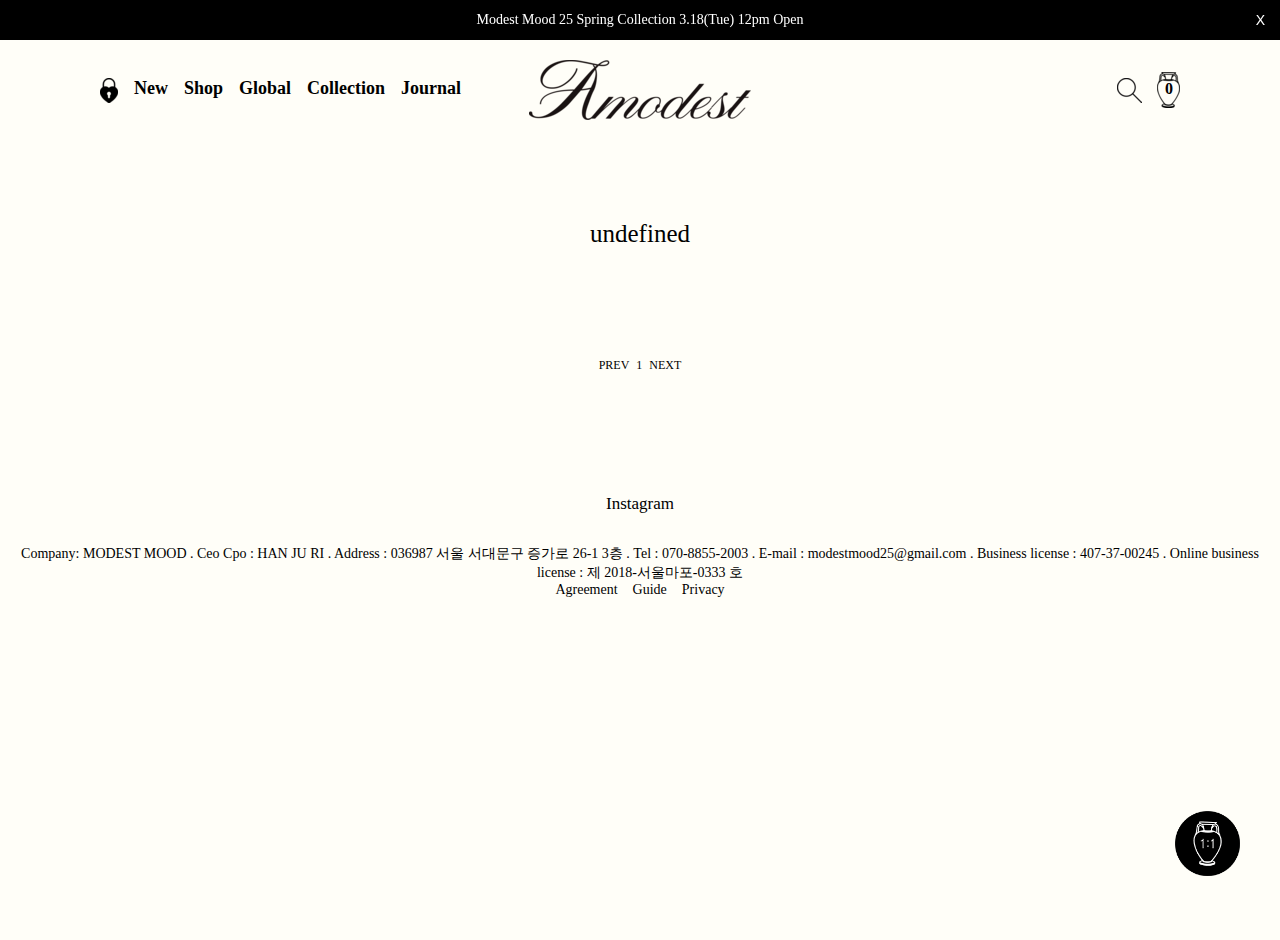
<file: listpage.html>
<!DOCTYPE html>
<html lang="en">
<head>
    <meta charset="UTF-8">
    <meta name="viewport" content="width=device-width, initial-scale=1.0">
    <title>West Fleece - Modest Mood</title>
    <link rel="stylesheet" href="https://cdn.jsdelivr.net/npm/swiper@11/swiper-bundle.min.css" />
    <link rel="stylesheet" href="./css/commoncss.css">
    <link rel="stylesheet" href="./css/listpagecss.css">
    <link rel="shortcut icon" href="./00main/faviconlogo.jpg" type="image/x-icon">
    <script src="./js/itemListData.js"></script>
    <script src="./js/get_url_info.js"></script>
</head>
<body>
    <div class="top_banner swiper mySwiper" id="top_banner">
        <div class="swiper-wrapper">
            <div class="swiper-slide">Modest Mood 25 Spring Collection 3.18(Tue) 12pm Open</div>
            <div class="swiper-slide">Contact the site : modestmood2016@gmail.com</div>
        </div>
        <input type="button" value="X" id="close_btn" class="close_btn">
    </div>
    <div id="wrap">
        <header class="header contain" id="header">
            <!-- 상단헤더 -->
            <!-- 모바일헤더 시작 -->
            <div class="menu_pan">
                <div class="menu_header"> 
                    <ul class="header_ul">
                        <li class="header_li"><a href="#"><img src="./00main/account.png" alt=""></a></li>
                        <li class="header_li">
                                <img src="./00main/globe.png" alt="" class="global_btn">
                                <div class="menu_box">
                                    <ul class="m_menu_inner_ul">
                                        <li class="lang" onclick="plus(this)">
                                            <div class="dot black"></div>
                                            <!-- Kor -->
                                            <a href="#">Kor</a>
                                        </li>
                                        <li class="lang" onclick="plus(this)">
                                            <div class="dot"></div>
                                            <!-- Eng -->
                                            <a href="#">Eng</a>
                                        </li>
                                        <li class="lang" onclick="plus(this)">
                                            <div class="dot"></div>
                                            <!-- Jpn -->
                                            <a href="#">Jpn</a>
                                        </li>
                                    </ul>
                                </div>
                        </li>
                        <li class="header_li"><a href="#"><img src="./00main/heart.png" alt="" style="width: 25px;"></a></li>
                    </ul>
                </div>
                <div class="pan_line"></div>
                <div class="menu_body">
                <ul class="ul_top">
                    <li><a href="#">New Arrivals</a></li>
                </ul>
                <ul class="mobile_inner_ul">
                    <li><a href="./listpage.html?category=0">West fleece</a></li>
                    <li><a href="./listpage.html?category=1">Outer</a></li>
                    <li><a href="./listpage.html?category=2">Top</a></li>
                    <li><a href="./listpage.html?category=3">Knitwear</a></li>
                    <li><a href="./listpage.html?category=4">Denim</a></li>
                    <li><a href="./listpage.html?category=5">Bottom</a></li>
                    <li><a href="./listpage.html?category=6">Dress</a></li>
                    <li><a href="./listpage.html?category=7">Bag</a></li>
                    <li><a href="./listpage.html?category=8">Shoes</a></li>
                    <li><a href="./listpage.html?category=9">Things</a></li>
                    <li class="inner_li"><a href="#">Personal</a></li>
                </ul>
                <ul class="ul_bot">
                    <li><a href="#">Collection</a></li>
                    <li><a href="#">Journal</a></li>
                    <li><a href="#">Notice</a></li>
                </ul>
            </div>
        </div>
        <div class="layer"></div>
        <!-- 모바일헤더끝 -->
            <div class="header_top contentbox">
                <div class="mobie_menu">
                    <img src="./00main/mobile_menu.png" alt="메뉴버튼" class="mobile_menu_btn">
                </div>
                <div class="left_box">
                    <ul class="t_menu">
                        <li class="t_menu_li">
                                <img src="./00main/account.png" alt="account">
                                <div class="menu_box">
                                    <ul class="t_menu_inner_ul">
                                        <li><a href="#">Login</a></li>
                                        <li><a href="#">Register</a></li>
                                        <li><a href="#">My Page</a></li>
                                        <li class="notice"><a href="#">Notice</a></li>
                                    </ul>
                                </div>
                        </li>
                        <li class="t_menu_li"><a href="#">New</a></li>
                        <li class="t_menu_li">
                                Shop
                                <div class="menu_box">
                                    <ul class="t_menu_inner_ul">
                                        <li><a href="./listpage.html?category=0">West fleece</a></li>
                                        <li><a href="./listpage.html?category=1">Outer</a></li>
                                        <li><a href="./listpage.html?category=2">Top</a></li>
                                        <li><a href="./listpage.html?category=3">Knitwear</a></li>
                                        <li><a href="./listpage.html?category=4">Denim</a></li>
                                        <li><a href="./listpage.html?category=5">Bottom</a></li>
                                        <li><a href="./listpage.html?category=6">Dress</a></li>
                                        <li><a href="./listpage.html?category=7">Bag</a></li>
                                        <li><a href="./listpage.html?category=8">Shoes</a></li>
                                        <li><a href="./listpage.html?category=9">Things</a></li>
                                        <li class="inner_li"><a href="#">Personal</a></li>
                                    </ul>
                                </div>
                        </li>
                        <li class="t_menu_li">
                                Global
                                <div class="menu_box">
                                    <ul class="t_menu_inner_ul">
                                        <li class="lang" onclick="plus(this)">
                                            <div class="dot black"></div>
                                            <a href="#">Kor</a>
                                        </li>
                                        <li class="lang" onclick="plus(this)">
                                            <div class="dot"></div>
                                            <a href="#">Eng</a>
                                        </li>
                                        <li class="lang" onclick="plus(this)">
                                            <div class="dot"></div>
                                            <a href="#">Jpn</a>
                                        </li>
                                    </ul>
                                </div>
                        </li>
                        <li class="t_menu_li">
                            <a href="#">Collection</a>
                        </li>
                        <li class="t_menu_li">
                                Journal
                                <div class="menu_box">
                                    <ul class="t_menu_inner_ul">
                                        <li><a href="#">Modestmood</a></li>
                                        <li><a href="#">Shop modestmood</a></li>
                                    </ul>
                                </div>
                        </li>
                    </ul>
                </div>
                <div class="logo_box">
                    <a href="./index.html">
                        <img src="./00main/logo.png" alt="로고">
                    </a>
                </div>
                <div class="search_box">
                    <ul class="search_menu">
                        <li>
                            <img src="./00main/search.png" alt="search" id="search_icon">
                        </li>
                        <li>
                            <img src="./00main/cart.png" alt="">
                            <span class="cart_num">0</span>
                        </li>
                    </ul>
                </div>
            </div>
            <!-- 돋보기 누르면 나타나는 서치박스 -->
            <div class="header_bot">
                <div class="search">
                    <input type="text" placeholder="search" class="keyword">
                    <div class="icon_box">
                        <img src="./00main/magni.png" alt="search_icon">
                    </div>
                </div>
                <div class="close_btn2" id="close_btn2">
                    <img src="./00main/icon-close원본.svg" alt="closebtn" style="width: 25px;" >
                </div>
            </div>
        </header> 

<!-- 헤더끝 -->

        <main class="main contain">
            <div class="contentbox">
                <section class="sec1">
                    <div class="category_title">
                        West Fleece
                    </div>
                    <div class="item_list">
                        <ul class="list_ul" id="list_ul">
                            <!-- 여기 아이템 리스트 영역 -->
                        </ul>
                    </div>
            </section>
            <section class="sec2">
                <a href="#">PREV</a>
                <a href="#">1</a>
                <a href="#">NEXT</a>
            </section>
            </div>
        </main>
        
<!-- 메인끝 -->
        <footer class="footer">
            <div class="sns_info">
                <a href="https://www.instagram.com/modest_mood/">Instagram</a>
            </div>
            <div class="shop_info">
                <span>Company: MODEST MOOD . Ceo Cpo : HAN JU RI . Address : 036987 서울 서대문구 증가로 26-1 3층 . Tel : 070-8855-2003 . E-mail : modestmood25@gmail.com . Business license : 407-37-00245 . Online business license : 제 2018-서울마포-0333 호</span>
                <br>
                <ul>
                    <li><a href="https://modestmood.com/member/agreement.html">Agreement</a></li>
                    <li><a href="https://modestmood.com/shopinfo/guide.html">Guide</a></li>
                    <li><a href="https://modestmood.com/member/privacy.html">Privacy</a></li>
                </ul>
            </div>
        </footer>
        <!-- 문의버튼 -->
        <div class="inquiry_btn" id="inquiry_btn">
            <img src="./00main/1대1원본.png" alt="1:1문의" style="width: 65px;">
        </div>
        <div class="x_btn">
            <img src="./00main/close.png" alt="" style="filter: grayscale(100%);">
        </div>
        <!-- 문의창 -->
        <div class="inquiry_box" id="inquiry_box">

            <div class="inner_header">
                <div class="inner_logo">
                    <img src="./00main/main_logo.jpg" alt="">
                </div>
                <div class="inner_desc">
                    <h2>MODEST MOOD</h2>
                    <div class="inner_desc_time">
                        <span class="inner_desc_span">운영시간 보기</span>
                        <div class="right_arrow">
                            <img src="./00main/right-arrow_re.png" alt="" style="width: 10px;">
                        </div>
                    </div>
                </div>
            </div>
    
            <div class="inner_body">
                <div class="inner_top">
                    <div class="profile">
                        <img src="./00main/main_logo.jpg" alt="" style="width: 36px;">
                    </div>
                    <div class="txt_box">
                        <div class="head">
                            MODEST MOOD
                        </div>
                        <div class="introduction">
                            <p>모데스트무드는</p>
                            <p>수수한 , 보통의 의미를 뜻합니다.</p>
                            작고 소박한 것일지라도 사랑 할 줄 아는 우리가 되기를 바라는 마음을 담았습니다. 이 공간에서 근사한 하루를 보내시길 바라며 언제나 MODEST MOOD 를 찾아주셔서 감사합니다💙 
                        </div>
                    </div>
                </div>
                <div class="inner_bot">
                    <div class="send_btn common_css">
                        문의하기
                        <img src="./00main/send_re.png" alt="">
                    </div>
                    <div class="time common_css">
                        <img src="./00main/clock_re.png" alt=""  style="width: 13px;">
                        내일 오전 10:00 부터 운영해요
                    </div>
                </div>
            </div>
            <div class="channeltalk common_css">
                <img src="./00main/talk_re.png" alt="" style="width: 15px;">
                채널톡 이용중
            </div>
    
            <div class="inner_footer">
                <div class="f_icon f_icon1">
                    <div class="icon_box1"><img src="./00main/home_re.png" alt=""></div>
                    <div class="icon_desc">홈</div>
                </div>
                <div class="f_icon f_icon2">
                    <div class="icon_box2"><img src="./00main/chat_re.png" alt=""></div>
                    <div class="icon_desc">대화</div>
                </div>
                <div class="f_icon f_icon3">
                    <div class="icon_box3"><img src="./00main/setting_re.png" alt=""></div>
                    <div class="icon_desc">설정</div>
                </div>
            </div>
        </div>
        <div class="top_btn" id="top_btn">TOP</div>
</div>



    <script src="./js/commonjs.js"></script>
    <script src="./js/listpagejs.js"></script>
    
    <script src="https://cdn.jsdelivr.net/npm/swiper@11/swiper-bundle.min.js"></script>
    <script>
        var swiper = new Swiper(".mySwiper", {
            slidesPerView: 1,
            spaceBetween: 0, 
            loop: true, 
            autoplay: {
                delay: 2000
            }, speed: 1000
        });
    </script>
</body>
</html>
</file>
<file: css/mainpage.css>
/* 메인배너 */
.main_banner {
    width: 100%;
    margin: 0 auto;
    padding-bottom: 100px;
    transition: transform 1s ease-out, opacity 1s ease-out;

    transform: translateY(100px);
    opacity: 0.3;
}
.show {
    opacity: 1 !important;
    transform: translateY(0) !important;
}
.main_banner img {
    width: 100%;
    max-width: 1450px;
    min-width: 980px;
}
/* 섹션 */
section {
    width: 100%;
    max-width: 1450px;
    box-sizing: border-box;
    display: flex;
    gap: 100px;
}
.sec1 img, .sec2 img{ 
    display: inline;
    width: 100%;
}
.sec1 {
    width: 60%;
    transform: translateY(100px);
    opacity: 0.3;
    transition: transform 1s ease-out, opacity 1s ease-out;
}
.sec2 {
    width: 40%;
    transform: translateY(150px);
    opacity: 0.3;
    transition: transform 1s ease-out 0.3s, opacity 1s ease-out 0.3s;
}
.mobile_banner1, .mobile_main_desc{
    display: none;
}



@media screen and (max-width: 980px) {
    .main_b_img1 {
        display: none;
    }
    .mobile_banner1, .mobile_main_desc {
        display: block;
    }
    .main_banner img {
        width: 100%;
        max-width: 980px;
        min-width: 500px;
    }
    .sec1 {
        width: 100%;
        transform: translateY(100px);
        opacity: 0.3;
        transition: transform 1s ease-out, opacity 1s ease-out;
        margin-bottom: 80px;
    }
    .sec2 {
        width: 100%;
        transform: translateY(150px);
        opacity: 0.3;
        transition: transform 1s ease-out 0.3s, opacity 1s ease-out 0.3s;
    }
    .section {
        display: block;
    }
    .mobile_main_desc {
        text-align: center;
        display: inline-block;
        width: fit-content;
        border-bottom: 1px solid black;
        padding-bottom: 5px;
    }
    .main_banner, .sec1, .sec2 {
        text-align: center;
    }
    
}
</file>
<file: css/commoncss.css>
body {
    margin: 0;
    background: #fffef8;
}
a {
    text-decoration: none;
    color: inherit;
}
ul {
    list-style: none;
    margin: 0;
    padding: 0;
}
/* 탑배너 */
.top_banner {
    min-width: 980px;
    width: 100%;
    height: 40px;
    background: #000;
    color: #fff;
    display: flex;
    justify-content: center;
    text-align: center;
    align-items: center;
    font-size: 14px;
    transition: all 0.3s;
}
.swiper {
    width: 100%;
    height: 100%;
}
.swiper-slide {
    text-align: center;
    display: flex;
    justify-content: center;
    align-items: center;
    line-height: 40px;
}

input[type="button"] {
    background-color: transparent; 
    color: white; 
    border: none; 
    font-size: 14px; 
    padding: 10px 15px; 
    cursor: pointer;
    position: absolute;
    top: 2px;
    right: 0; 
    cursor: pointer;
    z-index: 99;
}
.contentbox{ 
    width: 100%;
    max-width: 1450px;
    min-width: 980px;
    margin: 0 auto;
}
.contain { 
    padding: 0 100px;
    box-sizing: border-box;
}
header { 
    width: 100%;
    margin: 0 auto;
    position: sticky;
    background: #fffef8;
    top: 0;
    z-index: 99999;
}
/* 모바일헤더 */

.menu_pan {
    position: absolute;
    top: 0;
    left: -100%;
    transition: all 0.3s;

    font-size: 18px;
    width: 80%;
    height: 100vh;
    background-color: #fffef8;
    box-sizing: border-box;
    text-align: center;
    padding: 10% 40px;
    z-index: 9997;
}
.layer {
    width: 100%;
    height: 100vh;
    background: #000;

    opacity: 0.5;
    z-index: 9996;
    position: absolute;
    top: 0;
    left: -300%;
    transition: all 0.3s;
    
}
.header_ul li, .mobile_inner_ul li, .ul_bot li {
    margin: 5px 0;
}

/* .t_menu_inner_ul {
    width: 80%;
    border: 1px solid;
} */
.header_ul {
    display: flex;
    justify-content: space-evenly;
}
.pan_line {
    height: 0.5px;
    background: #000;
    margin: 30px 0;
}
.mobile_inner_ul {
    margin: 20px 0;
}
/* 헤더탑 */
#header * {
    vertical-align: top;
}
.header_top {
    width: 100%;
    height: 100px;
    display: flex;
    align-items: center;
    justify-content: space-between;
    position: relative;
}
/* 왼쪽 메뉴 */
.mobie_menu {
    display: none;
}
.menu_box {
    position: relative;
}
/* .m_menu_show {
    top: 5px;
} */
.m_menu_inner_ul {
    position: absolute;
    top : 5px;
    left: -175%;
    transition: all 0.3s;
    
    /* opacity: 0; */
    display: none;
    /* display: flex; */
    font-size: 11px;
    color:#666666;
    gap: 20px;
}
.m_menu_inner_ul.active {
    display: flex;
}
.mobie_menu img {
    width: 19px;
}
.t_menu {
    display: flex;
    gap: 16px;
    cursor: pointer;
}

.global_btn { cursor: pointer; } 
.t_menu_li {
    font-size: 18px;
    font-weight: 600;
    display: block;
    position: relative;
}
.t_menu_inner_ul {
    width: max-content;
    position: absolute;
    left: 50%;
    z-index: 9998;
    background: #fffef8;
    border: 1px solid #bdbdbd;;
    white-space: nowrap;
    padding: 10px 0;

    opacity: 0;
    transform: translate(-50%,-15px);
    transition: all 0.5s;
}
.t_menu_li:hover .t_menu_inner_ul{ 
    opacity: 1;
    transform: translate(-50%, 10px);
}
.t_menu_inner_ul li:hover { color:#666666;}

.t_menu li .t_menu_inner_ul li {
    font-size: 13px;
    font-weight: 400;
    text-align: center;
    padding: 5px 20px;
}
.black {
    width: 5px;
    height: 5px;
    background: #000;
    border-radius: 50%;
    opacity: 1;
}
.lang {
    display: flex;
    align-items: center;
    gap: 5px;
}
.notice { border-top: 1px solid #bdbdbd;}

/* 로고박스 */
.logo_box {
    position: absolute;
    top: 50%;
    left: 50%;
    transform: translate(-50%, -50%);
}
/* 서치메뉴 */
.search_box {
    display: flex;
}
.search_menu {
    display: flex;
    gap: 15px;
    align-items: center;
}
.search li {position: relative;}
.cart_num {
    position: absolute;
    top: 40px;
    right: 7px;
    font-weight: 700;
}
/* 돋보기 누르면 나타나는 서치박스  */
.header_bot {
    width: 100%;
    /* min-width: 1200px; */
    height: 100px;
    background: #fffef8;
    display: none;
    justify-content: center;
    align-items: center;
    z-index: 999;
    position: absolute;
    border-top: 1px solid #d8d8d8;
    border-bottom: 1px solid #d8d8d8;

    position: absolute;
    top: 100%;
    left: 0;
}
.search {
    width: 300px;
    height: 45px;
    display: flex;
    position: absolute;
    border-radius: 30px;
    overflow: hidden;
    top: 25px;
    left: 50%;
    transform: translateX(-50%);

    background: #f9f9f9;
}
.keyword {
    width: calc(100% - 20px);
    outline: none;
    border: none;
    background: #f9f9f9;
    padding: 0 30px 0 20px;
    box-sizing: border-box;
    font-size: 15px;
    color:#000; 
}
.icon_box {
    position: absolute;
    right: 20px;
    top: 12px;
}
#search_icon { cursor: pointer; }
.close_btn2 {
    position: absolute;
    right: 5%;
    top: 40px;
    cursor: pointer;
}

/* 푸터 */
.footer {
    width: 100%;
    /* min-width: 1200px; */
    margin-top: 120px;
    padding-bottom: 90px;
}
.sns_info {
    text-align: center;
    font-size:17px;
}
.shop_info {
    margin-top: 30px;
    text-align: center;
}
.shop_info > ul {
    display: flex;
    justify-content: center;
    gap: 15px;
    font-size: 14px;
}
.shop_info > span {
    font-size: 14px;
}
/* 1:1문의버튼 */
.inquiry_box {
    width: 380px;
    background: #f7f7f8;
    padding: 16px;
    box-sizing: border-box;
    border-radius: 25px;
    box-shadow: 0 0 10px rgba(0, 0, 0, 0.3);

    position: fixed; 
    bottom: 70px; 
    right: 20px;

    opacity: 0;
    transition: all 0.5s;
    display: none;

    z-index: 99999;
}
.inquiry_btn {
    position: fixed; 
    bottom: 20px; 
    right: 40px; 
    z-index: 1000;
}
.top_btn {
    width: 35px;
    position: fixed;
    bottom: 40px; 
    right: 110px;
    text-align: center;
    cursor: pointer;
    z-index: 999;
    display: none;
}
/* /////////////////// */
@keyframes ttt {
    
}
/* /////////////////// */
.x_btn {
    width: 65px;
    height: 65px;
    background: #fffef8;
    box-shadow: 0 0 10px rgba(0, 0, 0, 0.3);
    border-radius: 25px;
    line-height: 65px;
    text-align: center;
    position: fixed; 
    bottom: 20px; 
    right: 40px; 
    z-index: 1000;
    cursor: pointer;
    display: none;
}
.inner_logo img{ 
    border-radius: 20px;
    width: 56px;
}
.inner_logo {
    display: inline;
    padding-right: 10px;
}
.inner_header {
    width: 100%;
    display: flex;
    padding: 16px;
    box-sizing: border-box;
}
.inner_desc > h2, span { margin: 0;}
.inner_desc_span {
    font-size: 12px;
    color: #616161;
}
.inner_desc_time { 
    display: flex;
    width: 100px;
    padding: 3px 0 3px 6px;
    border-radius: 10px;
    cursor: pointer;
}
.inner_desc_time:hover {
    background: #bdbdbd;
}
.right_arrow {
    width: 20px;
    height: 20px;
    text-align: center;
    margin: -3px 0px;
}
/* 문의창 바디 */
.inner_body {
    background: #fff;
    padding: 8px;
    box-sizing: border-box;
    /* display: flex; */
}
.profile img {
    border: 1px solid #dbdbdb;
    border-radius: 15px;
}
.profile {
    width: 40px;
    height: 40px;
    flex-shrink: 0;
}
.head {
    width: 60%;
    font-weight: 900;
    display: inline;
}
.introduction {
    width: 100%;
    font-size: 14px;
    padding-right: 40px; 
    box-sizing: border-box;
}
.introduction > p { margin: 0;}
.inner_top {
    display: flex;
    align-items: flex-start;
    gap: 10px;
    padding: 5px;
    border-radius: 15px;
}
.txt_box {
    display: flex;
    flex-direction: column;
    gap: 5px;
    margin-bottom: 20px;
}
/* 문의하기부터 그 아래 */
.send_btn {
    width: 100%;
    background-color: #f7f7f8;
    padding: 10px 0;
    box-sizing: border-box;
    font-weight: 900;
    border-radius: 15px;
    cursor: pointer;
}
.send_btn:hover { background-color: #aaaaaa;}
.time {
    text-align: center;
    font-size: 12px;
    font-weight: 800;
    color: #525252;
    margin: 10px 0;
}
.channeltalk {
    margin-top: 15px;
    font-size: 14px;
    color:#adadad;
    font-weight: 600;
    cursor: pointer;
}
.channeltalk:hover { color: #666666; }
/* 아이콘 푸터 */
.inner_footer {
    height: 50px;
    margin-top: 100px;
    display: flex;
    justify-content: space-around;
}
.f_icon {
    width: calc(100% / 3);
    height: auto;
    text-align: center;
    font-size: 15px;
    color:#616161;
    display: flex;
    flex-direction: column;
}
/* 문의창 중복코드 */
.common_css {
    display: flex;
    justify-content: center;
    align-items: center;
    gap: 5px;
}

@media screen and (max-width: 980px) {
    .top_banner {
        width: 100%;
        min-width: 500px;
        font-size: 12px;
    }
    .contentbox { min-width: 500px;}
    .contain {
        padding: 0 50px;
        box-sizing: border-box;
    }
    .left_box{ display: none;}
    .mobie_menu {
        display: block;
        cursor: pointer;
    }
    .logo_box img {
        width: 150px;
    }

    .shop_info {
        padding: 0 50px; 
    }

}
@media screen and (max-width: 700px) {
    .header_bot {
        min-width: 600px;
    }
    
}
</file>
<file: css/detailpage.css>
.detail_wrap {
    width: 100%;
    display: flex;
}
/* 디테일 사진영역역 */
.sec1 {
    width: 60%;
    height: inherit;
    position: relative;
    padding-right: 40px;
}

.detail_img img {
    width: 100%;
    padding-bottom: 10px;
    box-sizing: border-box;
}
.detail_title span {
    font-size: 25px;
}
.detail_title {
    width: 100;
    padding: 8px 0;
}
.detail_price { 
    padding: 8px 0;
    font-size: 18px;
}
.heart {
    text-align: right;
    padding: 20px 0 130px 0;
}
#item_qty {
    border: none;
    background: transparent;
    width: 10px;
    outline: none;
    font-size: 18px;
}
.cart_btn {
    width: 100%;
    height: 50px;
    border: 1px solid;
    display: flex;
    margin: 50px 0 30px 0;
}
.cart_img {
    width: 50px;
    border-left: 1px solid;
}
.cart_desc {
    width: 100%;
    font-size: 20px;
    cursor: pointer;
}

.center {
    display: flex;
    justify-content: center;
    align-items: center; 
}

/* 탭박스 */
.sec2 {
    width: 40%;
    padding-right: 30px;
    box-sizing: border-box;
    position: sticky;
    top: 100px;
    height: 100%;
}
.tap_btn {
    display: flex;
    justify-content: space-between;
    padding-bottom: 5px;
    border-bottom: 1px solid #000; 
    color: #a1a1a1;
    cursor: pointer;
    font-weight: 800;
}
.tapbtn_show {
    font-weight: 800;
    color: #000
}
.tap_btn4 > img {
    display: inline;
    width: 8px;
    margin-bottom: 9px;
}
.arr_svg {
    stroke:#a1a1a1;
    display: inline;
    width: 8px;
    margin-bottom: 9px;
}
.arrblack {stroke:#000;}

.tap_pan {
    padding: 10px 0;
    /* position: relative; */
}
.tap {
    width: 100%;
    font-size: 13px;
    margin: 0;
    padding: 15px 0;
    line-height: 15px;
    background: #fffef8;
    /* position: relative;
    top: 0;
    left: 0; */
}
.tap2_desc { 
    font-size: 13px;
    line-height: 15px;
}

table {
    width: 100%;
    margin-bottom: 20px;
}
td {
    width: calc(100% / 5);
    text-align: center;
    padding: 9px 0;
    font-size: 14px;
}
table, td {
    border: 1px solid #c8c8c8;
    border-collapse: collapse;
}
.tap3 { 
    padding-left: 10px;
    box-sizing: border-box;
}
.tap1, .tap2, .tap3, .tap4 { display: none;}
.tap_show { display: block;}

/* 하단아이템박스 */
.r_products {
    width: 100%;
    height: 100%;
    padding-top: 100px;
}
.r_products_title { padding-bottom: 20px;}
.r_item_ul {
    display: flex;
    gap: 10px;
    flex-wrap: wrap;
    width: 100%;
    margin: 0 auto;
}
.item_li {
    width: calc((100% - (10px * 4)) / 5);
    margin-bottom: 80px;
    font-size: 12px;
    color: #656565;

    transition: transform 1s ease-out, opacity 1s ease-out;
    transform: translateY(100px);
    opacity: 0.1;
}
.show {
    opacity: 1 !important;
    transform: translateY(0) !important;
}
.thumnail img { width: 100%; }
.thumnail {
    padding: 10px 0;
    box-sizing: border-box;
}

@media screen and (max-width: 980px) {
    .tap_btn {
        font-size: 14px;
    }
    .cart_desc {
        font-size: 15px;
    }

}
</file>
<file: css/listpagecss.css>
.category_title {
    width: 100%;
    font-size: 25px;
    text-align: center;
    padding-bottom: 80px;
}
.main { margin-top: 80px;}
.list_ul {
    display: flex;
    gap: 25px;
    flex-wrap: wrap;
    width: 100%;
    margin: 0 auto;
}
.item_li {
    width: calc((100% - (25px * 3)) / 4);
    margin-bottom: 80px;
    transition: transform 1s ease-out, opacity 1s ease-out;

    transform: translateY(100px);
    opacity: 0.1;
}
.thumnail img { width: 100%; }
.thumnail {
    padding: 10px 0;
    box-sizing: border-box;
}

.show {
    opacity: 1 !important;
    transform: translateY(0) !important;
}

.titlebox {
    display: flex;
    flex-wrap: wrap;
    padding: 2px 0;
    font-weight: 700;
}
.item_title {
    width: 70%;
    font-size: 20px;
}
.item_price {
    padding: 7px 0 2px 0;
    font-size: 18px;
}

.sec2 {
    padding: 0;
    margin: 30px auto;
    display: flex;
    justify-content: center;
    font-size: 12px;
    gap: 7px;
}
.sec2 a:nth-child(2) { border-bottom: 1px solid transparent;}
.sec2 a:nth-child(2):hover { border-bottom: 1px solid #000;}

@media screen and (max-width: 980px) {
    .list_ul {
        display: flex;
        gap: 25px;
        flex-wrap: wrap;
        width: 100%;
        margin: 0 auto;
    }
    .item_li {
        width: calc((100% - 25px) / 2);
        margin-bottom: 80px;
        transition: transform 1s ease-out, opacity 1s ease-out;
    
        transform: translateY(100px);
        opacity: 0.1;
    }
    .thumnail img { width: 100%; }
    .thumnail {
        padding: 10px 0;
        box-sizing: border-box;
    }
}


@media screen and (max-width: 700px) {
    .list_ul {
        display: flex;
        gap: 25px;
        flex-wrap: wrap;
        width: 100%;
        margin: 0 auto;
    }
    .item_li {
        width: 100%;
        margin-bottom: 80px;
        transition: transform 1s ease-out, opacity 1s ease-out;
    
        transform: translateY(100px);
        opacity: 0.1;
    }
    .thumnail img { width: 100%; }
    .thumnail {
        padding: 10px 0;
        box-sizing: border-box;
    }
}
</file>
